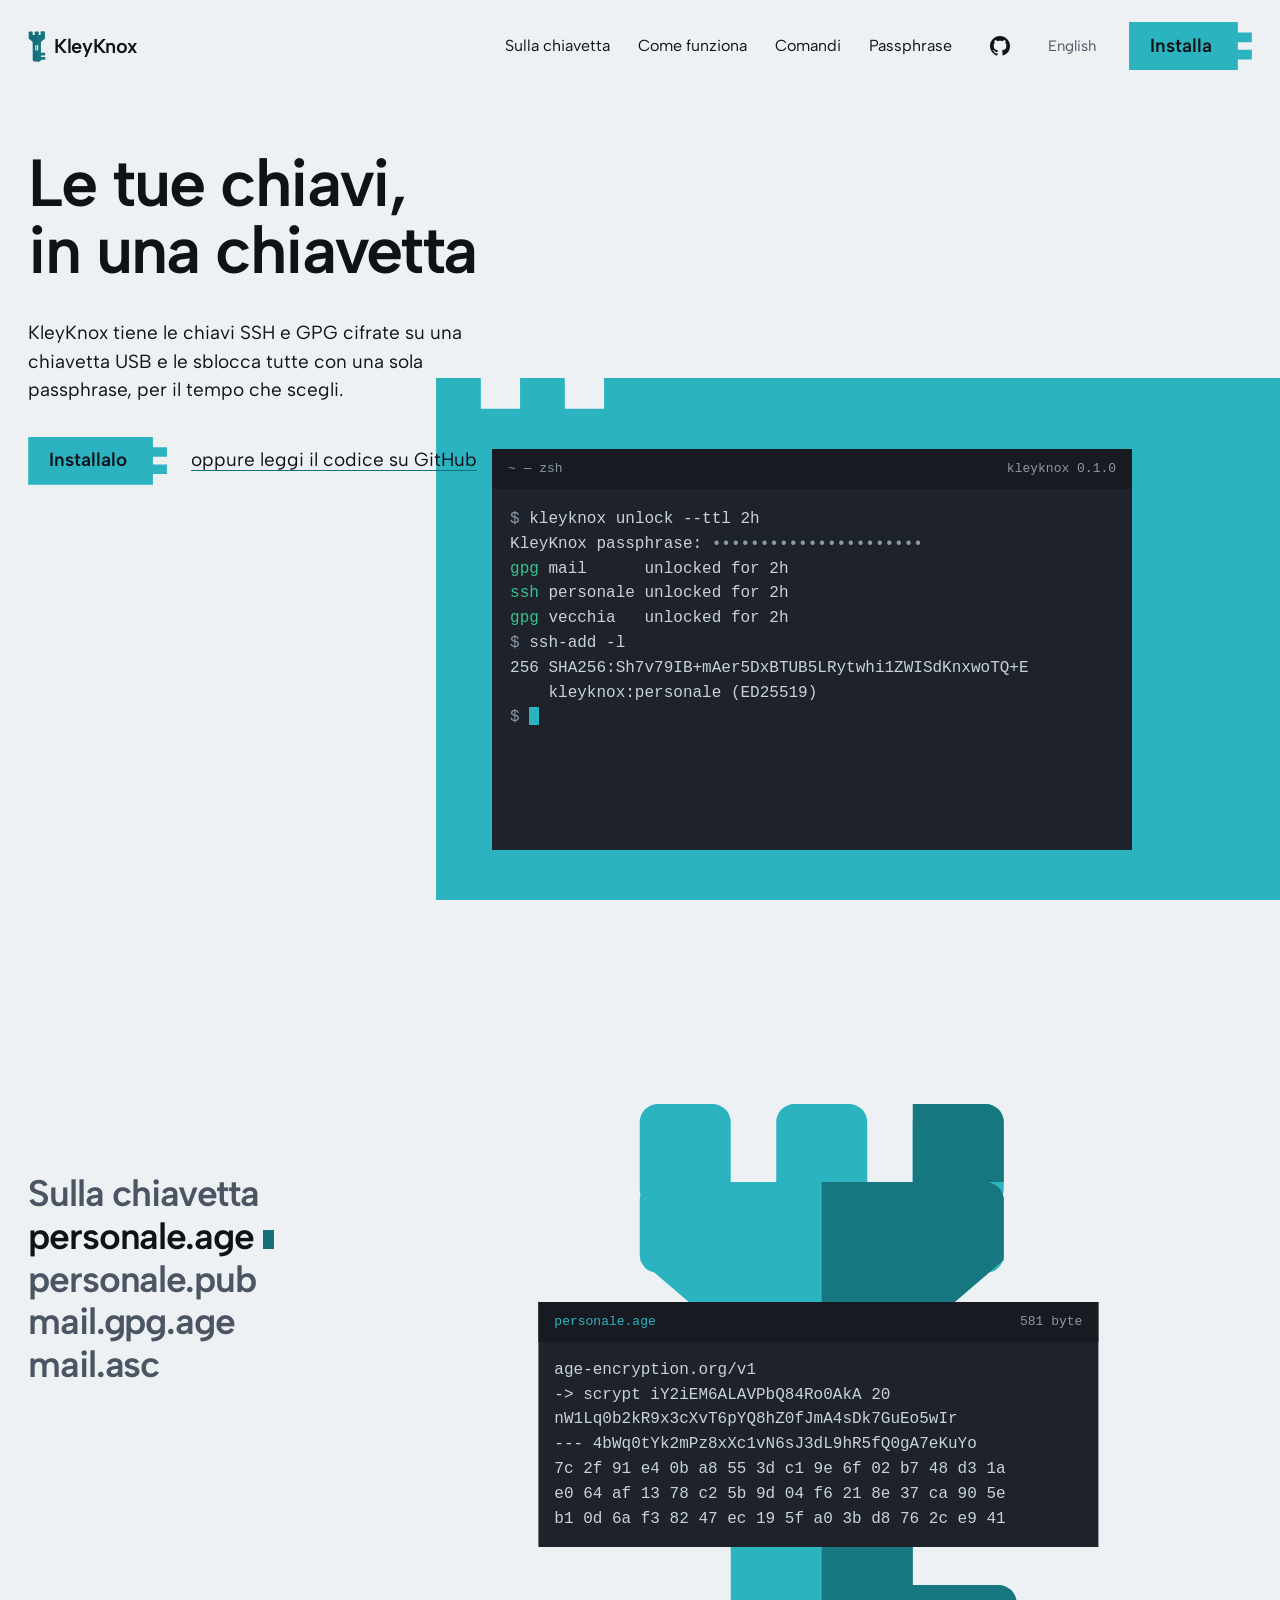
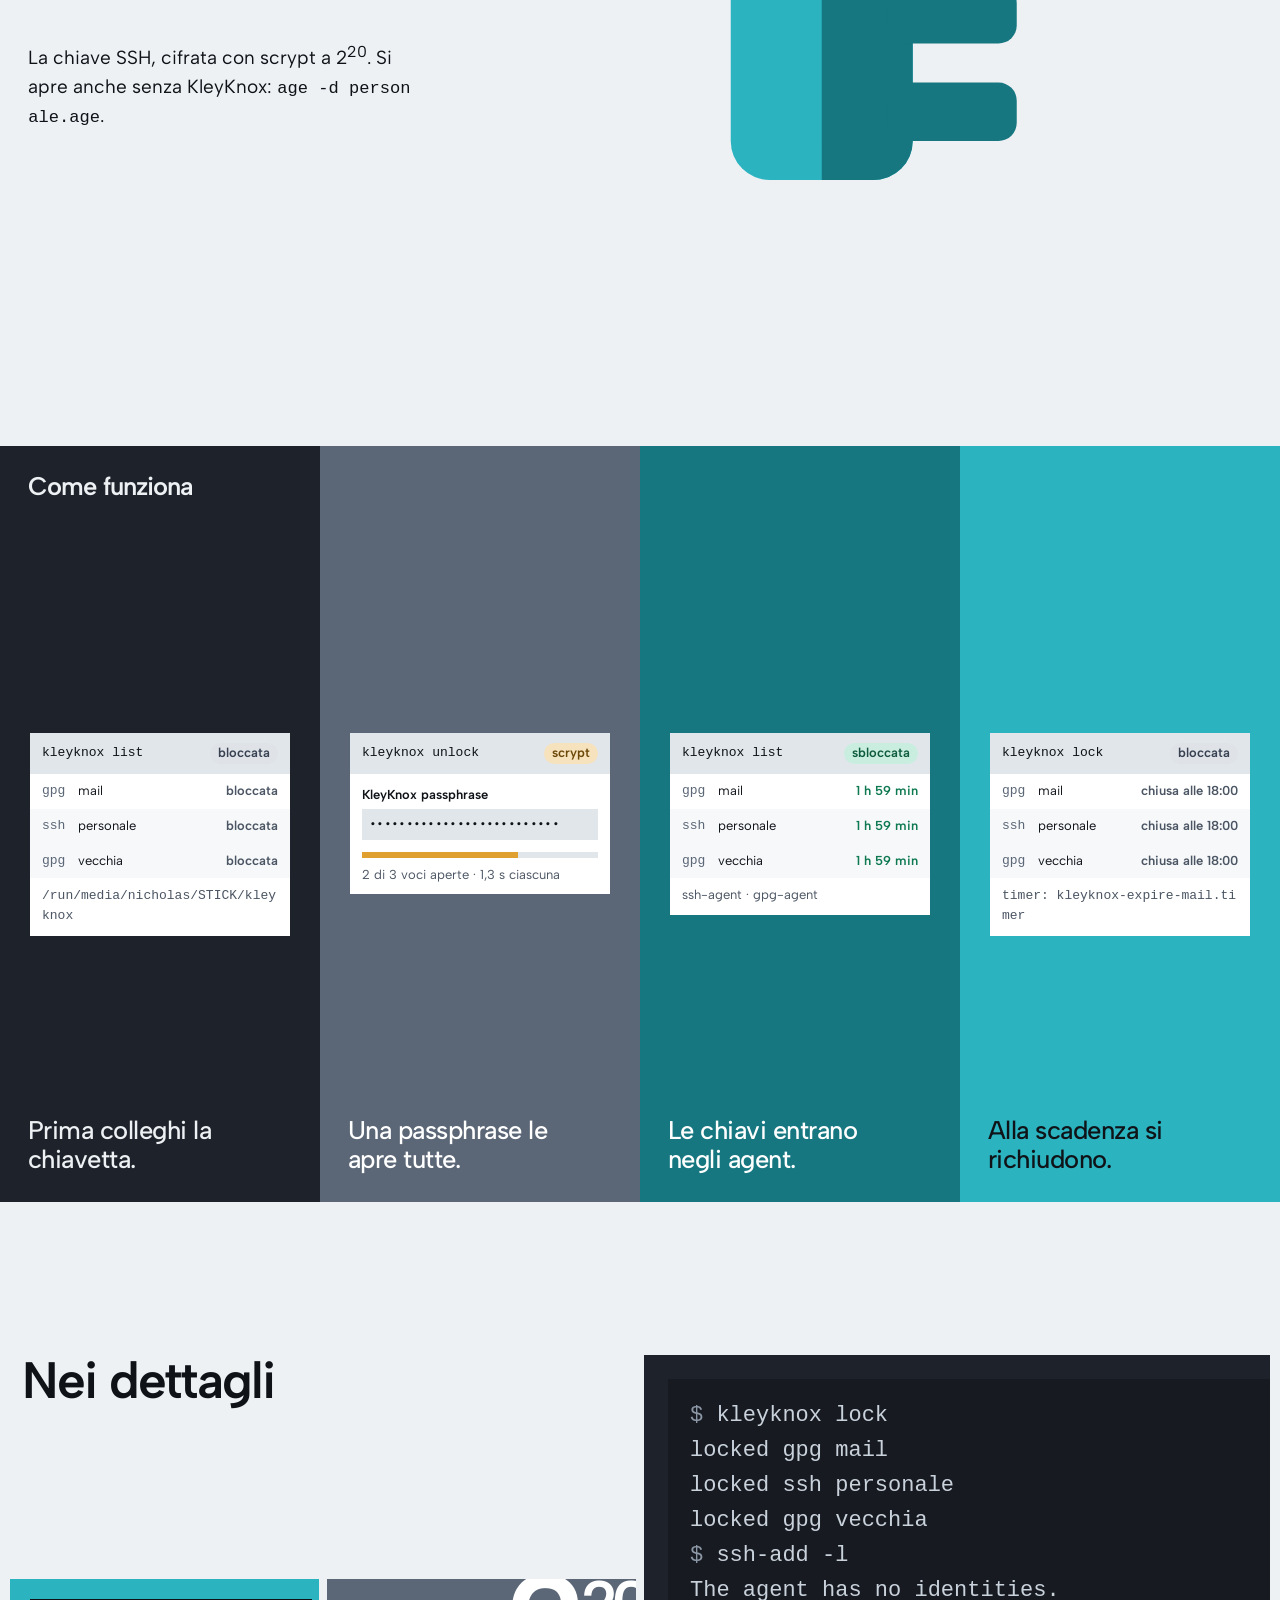
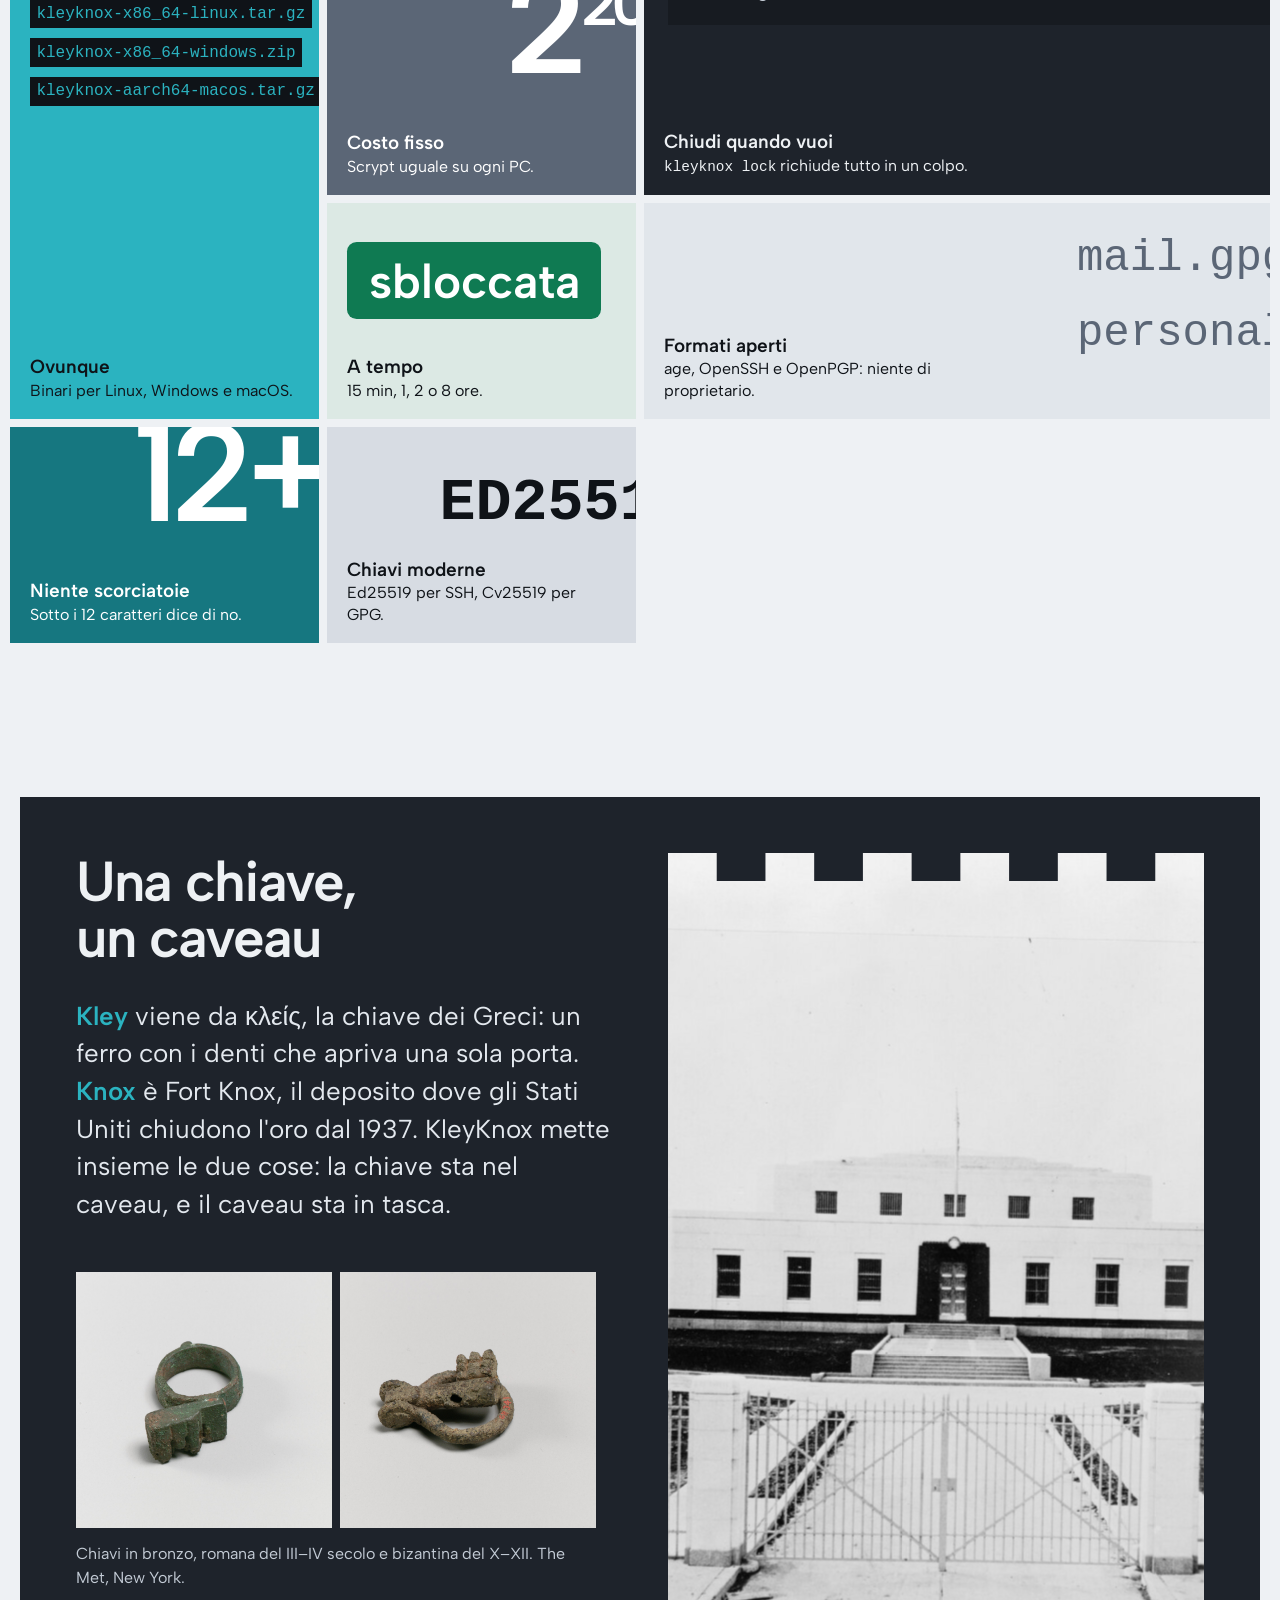
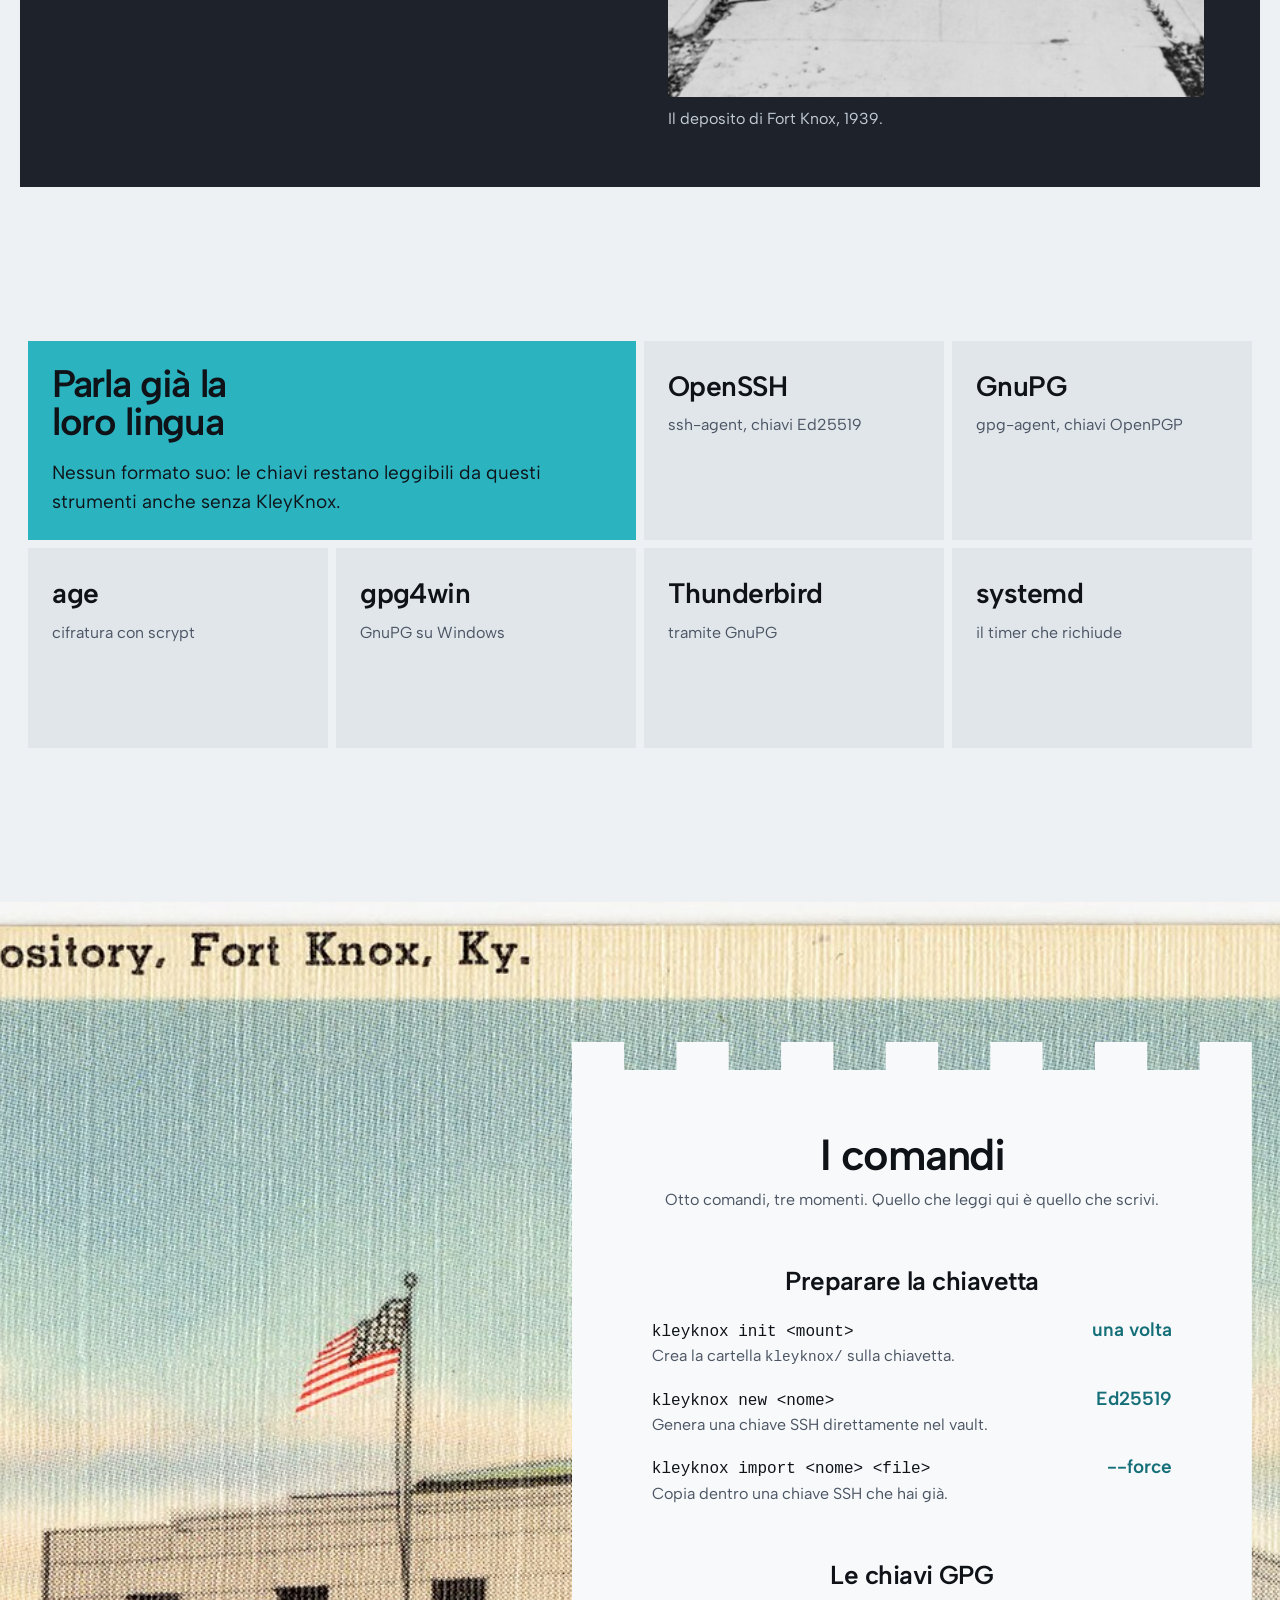
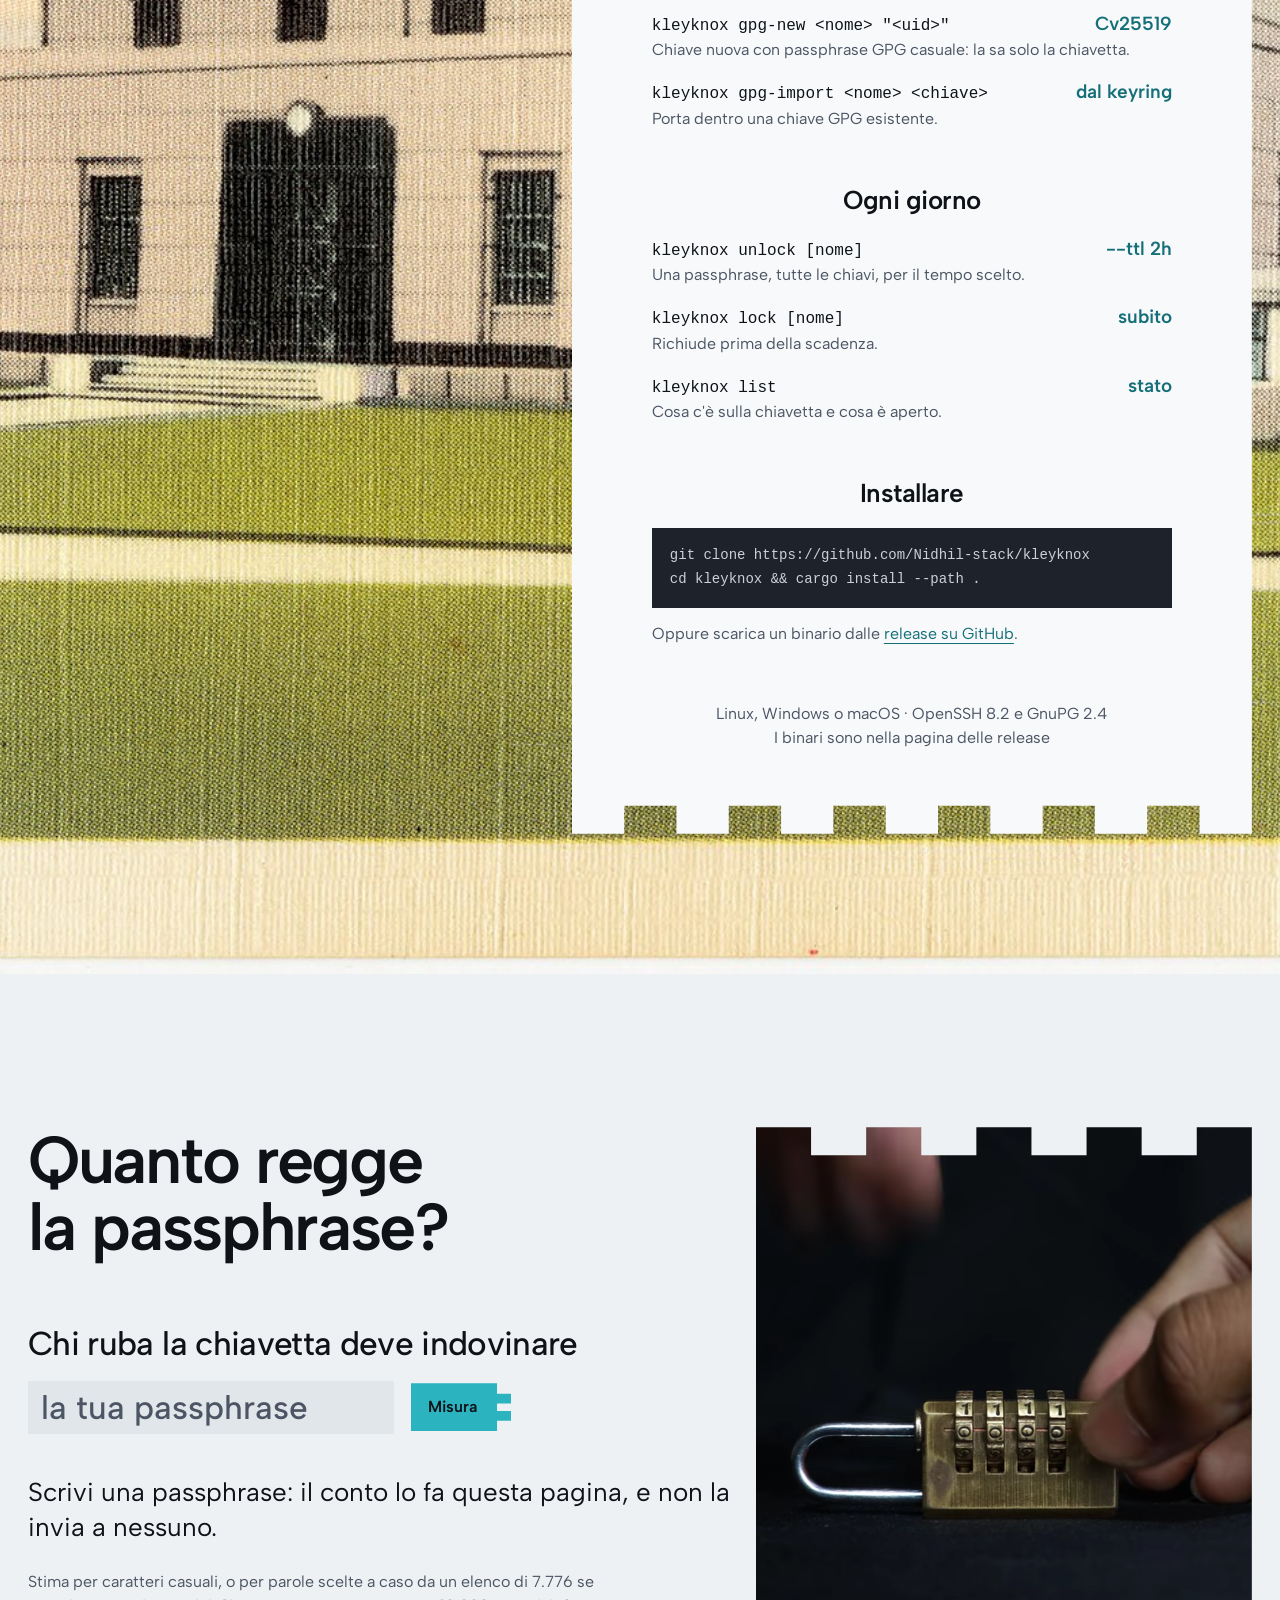
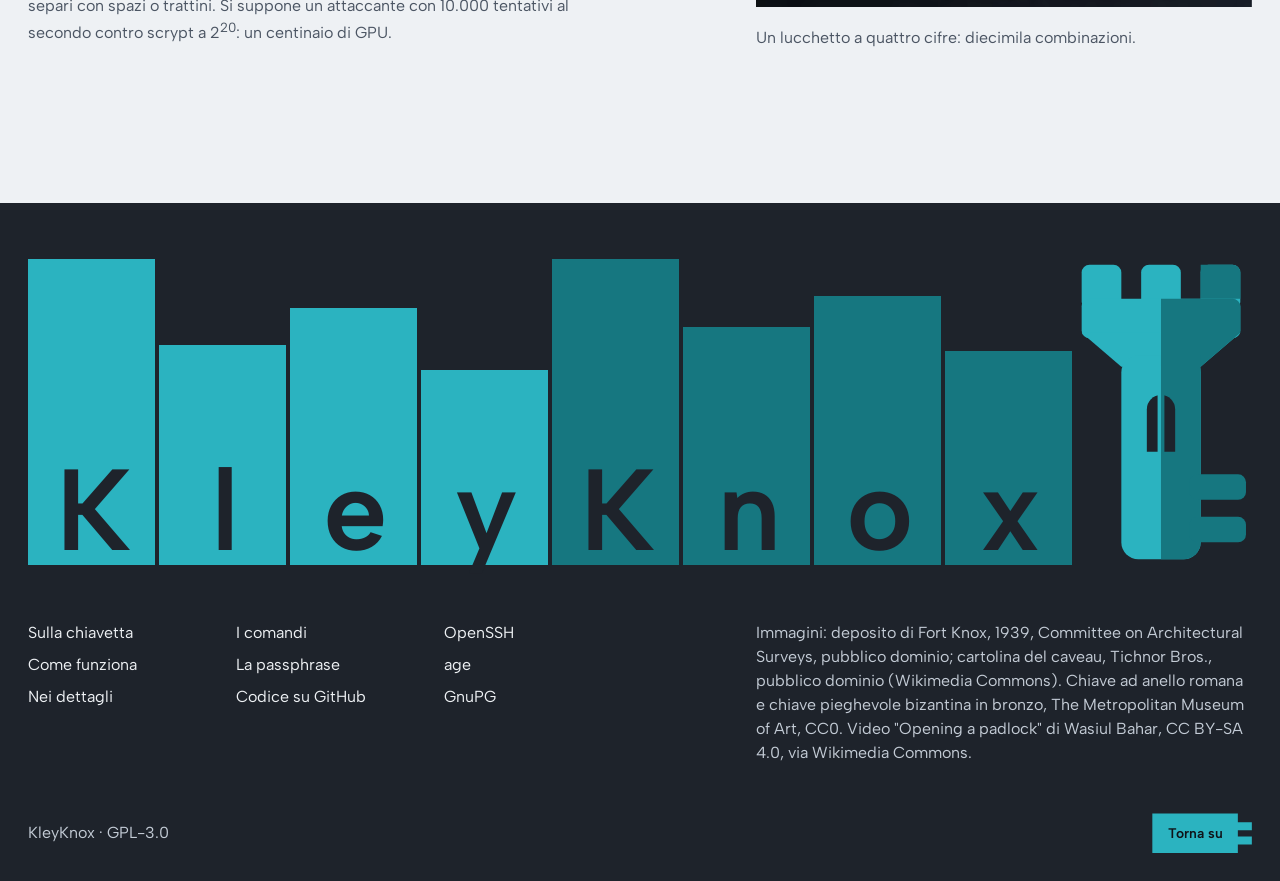
<file: site/index.html>
<!doctype html>
<html lang="it">
<head>
  <meta charset="utf-8">
  <meta name="viewport" content="width=device-width, initial-scale=1">
  <meta name="color-scheme" content="light dark">
  <meta name="theme-color" content="#eef1f4" media="(prefers-color-scheme: light)">
  <meta name="theme-color" content="#12161b" media="(prefers-color-scheme: dark)">
  <title>KleyKnox — le tue chiavi, in una chiavetta</title>
  <meta name="description" content="KleyKnox tiene le chiavi SSH e GPG cifrate su una chiavetta USB e le sblocca tutte con una sola passphrase, per il tempo che scegli.">
  <link rel="icon" href="favicon.svg" type="image/svg+xml">
  <link rel="alternate" hreflang="it" href="./">
  <link rel="alternate" hreflang="en" href="en/">
  <link rel="preconnect" href="https://fonts.googleapis.com">
  <link rel="preconnect" href="https://fonts.gstatic.com" crossorigin>
  <link href="https://fonts.googleapis.com/css2?family=Albert+Sans:wght@400;500;600&display=swap" rel="stylesheet">
  <link rel="stylesheet" href="styles.css">
  <script>document.documentElement.classList.add("js");</script>
</head>
<body>

<!-- The tower-key, drawn once and reused at every scale (hero stage, showcase, bullets, footer). -->
<svg width="0" height="0" style="position:absolute" aria-hidden="true">
  <defs>
    <mask id="tower-window" maskUnits="userSpaceOnUse" x="0" y="0" width="64" height="64">
      <rect width="64" height="64" fill="#fff"></rect>
      <path d="M29.5 39 V31.5 a2.5 2.5 0 0 1 5 0 V39 Z" fill="#000"></path>
      <rect x="31.4" y="28" width="1.2" height="12" fill="#fff"></rect>
    </mask>
    <symbol id="tower" viewBox="17 5 31 54">
      <g mask="url(#tower-window)">
        <g fill="var(--tower-lit, currentColor)">
          <rect x="18" y="6" width="7" height="8" rx="1.4"></rect>
          <rect x="28.5" y="6" width="7" height="8" rx="1.4"></rect>
          <rect x="39" y="6" width="7" height="8" rx="1.4"></rect>
          <rect x="18" y="12" width="28" height="7" rx="1.4"></rect>
          <path d="M18 18 H46 L39 24 H25 Z"></path>
          <rect x="25" y="22" width="14" height="36" rx="3"></rect>
        </g>
        <g fill="var(--tower-shade, currentColor)">
          <path d="M39 6 H44.6 a1.4 1.4 0 0 1 1.4 1.4 V12 H39 Z"></path>
          <path d="M32 12 H44.6 a1.4 1.4 0 0 1 1.4 1.4 V18 L39 24 H32 Z"></path>
          <path d="M32 22 H39 V55 a3 3 0 0 1 -3 3 H32 Z"></path>
        </g>
      </g>
      <rect x="37" y="43" width="10" height="4.5" rx="1.4" fill="var(--tower-shade, currentColor)"></rect>
      <rect x="37" y="50.5" width="10" height="4.5" rx="1.4" fill="var(--tower-shade, currentColor)"></rect>
    </symbol>
  </defs>
</svg>

<header class="bar">
  <a class="wordmark" href="#top" aria-label="KleyKnox, inizio pagina">
    <svg class="wordmark-mark" aria-hidden="true"><use href="#tower"></use></svg>KleyKnox
  </a>
  <nav aria-label="Sezioni">
    <a class="link" href="#chiavetta">Sulla chiavetta</a>
    <a class="link" href="#come">Come funziona</a>
    <a class="link" href="#comandi">Comandi</a>
    <a class="link" href="#passphrase">Passphrase</a>
  </nav>
  <a class="gh" href="https://github.com/Nidhil-stack/kleyknox" aria-label="Il codice su GitHub" title="Il codice su GitHub"><svg viewBox="0 0 16 16" width="20" height="20" aria-hidden="true"><path fill="currentColor" d="M8 0C3.58 0 0 3.58 0 8c0 3.54 2.29 6.53 5.47 7.59.4.07.55-.17.55-.38 0-.19-.01-.82-.01-1.49-2.01.37-2.53-.49-2.69-.94-.09-.23-.48-.94-.82-1.13-.28-.15-.68-.52-.01-.53.63-.01 1.08.58 1.23.82.72 1.21 1.87.87 2.33.66.07-.52.28-.87.51-1.07-1.78-.2-3.64-.89-3.64-3.95 0-.87.31-1.59.82-2.15-.08-.2-.36-1.02.08-2.12 0 0 .67-.21 2.2.82.64-.18 1.32-.27 2-.27.68 0 1.36.09 2 .27 1.53-1.04 2.2-.82 2.2-.82.44 1.1.16 1.92.08 2.12.51.56.82 1.27.82 2.15 0 3.07-1.87 3.75-3.65 3.95.29.25.54.73.54 1.48 0 1.07-.01 1.93-.01 2.2 0 .21.15.46.55.38A8.013 8.013 0 0016 8c0-4.42-3.58-8-8-8z"/></svg></a>
  <a class="lang link" href="en/" hreflang="en" lang="en">English</a>
  <a class="button key-bit" href="#installa">Installa</a>
</header>

<main id="top">

  <!-- 1. Hero: what it is, and the real terminal on a stage cut like the battlements. -->
  <section class="hero" aria-labelledby="hero-title">
    <div class="hero-copy">
      <h1 id="hero-title">Le tue chiavi,<br> in una chiavetta</h1>
      <p class="hero-lead">KleyKnox tiene le chiavi SSH e GPG cifrate su una chiavetta USB e le sblocca tutte con una sola passphrase, per il tempo che scegli.</p>
      <div class="hero-actions"><a class="button key-bit" href="#installa">Installalo</a><a class="link hero-gh" href="https://github.com/Nidhil-stack/kleyknox">oppure leggi il codice su GitHub</a></div>
    </div>
    <div class="hero-stage">
      <div class="term" data-ui aria-label="Terminale: kleyknox unlock sblocca tre chiavi per due ore">
        <div class="term-top"><samp>~ — zsh</samp><samp>kleyknox 0.1.0</samp></div>
<pre class="term-body"><samp><span class="t-dim">$</span> kleyknox unlock --ttl 2h
KleyKnox passphrase: <span class="t-dim">••••••••••••••••••••••</span>
<span class="t-ok">gpg</span> mail      unlocked for 2h
<span class="t-ok">ssh</span> personale unlocked for 2h
<span class="t-ok">gpg</span> vecchia   unlocked for 2h
<span class="t-dim">$</span> ssh-add -l
256 SHA256:Sh7v79IB+mAer5DxBTUB5LRytwhi1ZWISdKnxwoTQ+E
    kleyknox:personale (ED25519)
<span class="t-dim">$</span> <span class="t-caret"></span></samp></pre>
      </div>
    </div>
  </section>

  <!-- 2. Showcase: what is on the stick, one file at a time, in front of the tower. -->
  <section class="showcase" id="chiavetta" aria-labelledby="chiavetta-title">
    <div class="showcase-stage shutter">
      <svg class="showcase-tower" aria-hidden="true"><use href="#tower"></use></svg>
      <div class="file" data-ui>
        <div class="file-top"><samp class="file-name" id="file-name">personale.age</samp><samp class="file-size" id="file-size">581 byte</samp></div>
        <pre class="file-body" id="file-body">age-encryption.org/v1
-&gt; scrypt iY2iEM6ALAVPbQ84Ro0AkA 20
nW1Lq0b2kR9x3cXvT6pYQ8hZ0fJmA4sDk7GuEo5wIr
--- 4bWq0tYk2mPz8xXc1vN6sJ3dL9hR5fQ0gA7eKuYo
7c 2f 91 e4 0b a8 55 3d c1 9e 6f 02 b7 48 d3 1a
e0 64 af 13 78 c2 5b 9d 04 f6 21 8e 37 ca 90 5e
b1 0d 6a f3 82 47 ec 19 5f a0 3b d8 76 2c e9 41</pre>
      </div>
    </div>
    <div class="showcase-list">
      <h2 id="chiavetta-title">Sulla chiavetta</h2>
      <ul class="files" role="tablist" aria-label="File nella cartella kleyknox/">
        <li><button role="tab" aria-selected="true" data-file="0">personale.age</button></li>
        <li><button role="tab" aria-selected="false" data-file="1">personale.pub</button></li>
        <li><button role="tab" aria-selected="false" data-file="2">mail.gpg.age</button></li>
        <li><button role="tab" aria-selected="false" data-file="3">mail.asc</button></li>
      </ul>
    </div>
    <p class="showcase-fact" id="file-fact" aria-live="polite">La chiave SSH, cifrata con scrypt a 2<sup>20</sup>. Si apre anche senza KleyKnox: <code>age -d personale.age</code>.</p>
  </section>

  <!-- 3. How it works: the same vault card, four moments, four fields. -->
  <section class="how" id="come" aria-labelledby="come-title">
    <div class="field f1">
      <h2 id="come-title">Come funziona</h2>
      <div class="card" data-ui>
        <div class="card-head"><samp>kleyknox list</samp><span class="pill pill-off">bloccata</span></div>
        <ul class="card-rows">
          <li><samp class="kind">gpg</samp>mail<span class="state off">bloccata</span></li>
          <li><samp class="kind">ssh</samp>personale<span class="state off">bloccata</span></li>
          <li><samp class="kind">gpg</samp>vecchia<span class="state off">bloccata</span></li>
        </ul>
        <p class="card-foot"><samp>/run/media/nicholas/STICK/kleyknox</samp></p>
      </div>
      <p class="clause">Prima colleghi la chiavetta.</p>
    </div>
    <div class="field f2">
      <div class="card" data-ui>
        <div class="card-head"><samp>kleyknox unlock</samp><span class="pill pill-wait">scrypt</span></div>
        <label class="card-label" for="demo-pass">KleyKnox passphrase</label>
        <input class="card-input" id="demo-pass" type="password" value="lampione-orzo-vela-tram-55" readonly tabindex="-1" aria-label="Passphrase di esempio">
        <div class="card-bar"><span style="width: 66%"></span></div>
        <p class="card-foot">2 di 3 voci aperte · 1,3 s ciascuna</p>
      </div>
      <p class="clause">Una passphrase le apre tutte.</p>
    </div>
    <div class="field f3">
      <div class="card" data-ui>
        <div class="card-head"><samp>kleyknox list</samp><span class="pill pill-on">sbloccata</span></div>
        <ul class="card-rows">
          <li><samp class="kind">gpg</samp>mail<span class="state on">1 h 59 min</span></li>
          <li><samp class="kind">ssh</samp>personale<span class="state on">1 h 59 min</span></li>
          <li><samp class="kind">gpg</samp>vecchia<span class="state on">1 h 59 min</span></li>
        </ul>
        <p class="card-foot">ssh-agent · gpg-agent</p>
      </div>
      <p class="clause">Le chiavi entrano negli agent.</p>
    </div>
    <div class="field f4">
      <div class="card" data-ui>
        <div class="card-head"><samp>kleyknox lock</samp><span class="pill pill-off">bloccata</span></div>
        <ul class="card-rows">
          <li><samp class="kind">gpg</samp>mail<span class="state off">chiusa alle 18:00</span></li>
          <li><samp class="kind">ssh</samp>personale<span class="state off">chiusa alle 18:00</span></li>
          <li><samp class="kind">gpg</samp>vecchia<span class="state off">chiusa alle 18:00</span></li>
        </ul>
        <p class="card-foot"><samp>timer: kleyknox-expire-mail.timer</samp></p>
      </div>
      <p class="clause">Alla scadenza si richiudono.</p>
    </div>
  </section>

  <!-- 4. Features: close-ups of the real interface. -->
  <section class="board" id="dettagli" aria-labelledby="dettagli-title">
    <div class="tile t-head"><h2 id="dettagli-title">Nei dettagli</h2></div>

    <div class="tile t-lock">
      <div class="zoom lockterm" data-ui>
<pre><samp><span class="t-dim">$</span> kleyknox lock
locked gpg mail
locked ssh personale
locked gpg vecchia
<span class="t-dim">$</span> ssh-add -l
The agent has no identities.</samp></pre>
      </div>
      <p class="cap"><strong>Chiudi quando vuoi</strong><code>kleyknox lock</code> richiude tutto in un colpo.</p>
    </div>

    <div class="tile t-os">
      <div class="zoom os-ui" data-ui><samp>kleyknox-x86_64-linux.tar.gz</samp><samp>kleyknox-x86_64-windows.zip</samp><samp>kleyknox-aarch64-macos.tar.gz</samp></div>
      <p class="cap"><strong>Ovunque</strong>Binari per Linux, Windows e macOS.</p>
    </div>

    <div class="tile t-scrypt">
      <div class="zoom figure-ui" data-ui>2<sup>20</sup></div>
      <p class="cap"><strong>Costo fisso</strong>Scrypt uguale su ogni PC.</p>
    </div>

    <div class="tile t-status">
      <div class="zoom status-ui" data-ui><span>sbloccata</span></div>
      <p class="cap"><strong>A tempo</strong>15 min, 1, 2 o 8 ore.</p>
    </div>

    <div class="tile t-file">
      <div class="zoom files-ui" data-ui><samp>mail.gpg.age</samp><samp>personale.pub</samp></div>
      <p class="cap"><strong>Formati aperti</strong>age, OpenSSH e OpenPGP: niente di proprietario.</p>
    </div>

    <div class="tile t-min">
      <div class="zoom figure-ui" data-ui>12+</div>
      <p class="cap"><strong>Niente scorciatoie</strong>Sotto i 12 caratteri dice di no.</p>
    </div>

    <div class="tile t-algo">
      <div class="zoom chip-ui" data-ui><samp>ED25519</samp></div>
      <p class="cap"><strong>Chiavi moderne</strong>Ed25519 per SSH, Cv25519 per GPG.</p>
    </div>
  </section>

  <!-- 5. The name: kleis and Knox, in real pictures, on a deep panel that splits the page. -->
  <section class="name" id="nome" aria-labelledby="nome-title">
    <div class="name-copy">
      <h2 id="nome-title">Una chiave, un caveau</h2>
      <p><strong>Kley</strong> viene da κλείς, la chiave dei Greci: un ferro con i denti che apriva una sola porta. <strong>Knox</strong> è Fort Knox, il deposito dove gli Stati Uniti chiudono l'oro dal 1937. KleyKnox mette insieme le due cose: la chiave sta nel caveau, e il caveau sta in tasca.</p>
      <figure class="name-keys">
        <img src="assets/bronze-ring-key.jpg" width="1800" height="1936" alt="Chiave ad anello in bronzo, romana, III–IV secolo" loading="lazy">
        <img src="assets/bronze-folding-key.jpg" width="1816" height="1936" alt="Chiave pieghevole in bronzo, bizantina, X–XII secolo" loading="lazy">
        <figcaption>Chiavi in bronzo, romana del III–IV secolo e bizantina del X–XII. The Met, New York.</figcaption>
      </figure>
    </div>
    <figure class="name-picture battlement">
      <div class="frame"><img class="drift" src="assets/united-states-bullion-depository-1939.jpg" width="1640" height="1230" alt="Il deposito dell'oro di Fort Knox nel 1939, visto dal cancello d'ingresso" loading="lazy"></div>
      <figcaption>Il deposito di Fort Knox, 1939.</figcaption>
    </figure>
  </section>

  <!-- 6. Proof: the standards it speaks, set as names on tiles. -->
  <section class="speaks" id="standard" aria-labelledby="standard-title">
    <div class="mark mark-head"><h2 id="standard-title">Parla già la loro lingua</h2><p>Nessun formato suo: le chiavi restano leggibili da questi strumenti anche senza KleyKnox.</p></div>
    <div class="mark"><span>OpenSSH</span><p>ssh-agent, chiavi Ed25519</p></div>
    <div class="mark"><span>GnuPG</span><p>gpg-agent, chiavi OpenPGP</p></div>
    <div class="mark"><span>age</span><p>cifratura con scrypt</p></div>
    <div class="mark"><span>gpg4win</span><p>GnuPG su Windows</p></div>
    <div class="mark"><span>Thunderbird</span><p>tramite GnuPG</p></div>
    <div class="mark"><span>systemd</span><p>il timer che richiude</p></div>
  </section>

  <!-- 7. Commands as a printed sheet with battlement edges, over the vault postcard. -->
  <section class="sheet-ground" id="comandi" aria-labelledby="comandi-title">
    <img class="sheet-photo" src="assets/gold-vault-u-s-depository-fort-knox.jpg" width="1920" height="1234" alt="Cartolina del caveau dell'oro di Fort Knox, anni Trenta" loading="lazy">
    <div class="sheet battlement-both">
      <h2 id="comandi-title">I comandi</h2>
      <p class="sheet-note">Otto comandi, tre momenti. Quello che leggi qui è quello che scrivi.</p>

      <div class="group">
        <h3>Preparare la chiavetta</h3>
        <dl>
          <div><dt><code>kleyknox init &lt;mount&gt;</code></dt><dd class="v">una volta</dd><dd class="d">Crea la cartella <code>kleyknox/</code> sulla chiavetta.</dd></div>
          <div><dt><code>kleyknox new &lt;nome&gt;</code></dt><dd class="v">Ed25519</dd><dd class="d">Genera una chiave SSH direttamente nel vault.</dd></div>
          <div><dt><code>kleyknox import &lt;nome&gt; &lt;file&gt;</code></dt><dd class="v">--force</dd><dd class="d">Copia dentro una chiave SSH che hai già.</dd></div>
        </dl>
      </div>

      <div class="group">
        <h3>Le chiavi GPG</h3>
        <dl>
          <div><dt><code>kleyknox gpg-new &lt;nome&gt; "&lt;uid&gt;"</code></dt><dd class="v">Cv25519</dd><dd class="d">Chiave nuova con passphrase GPG casuale: la sa solo la chiavetta.</dd></div>
          <div><dt><code>kleyknox gpg-import &lt;nome&gt; &lt;chiave&gt;</code></dt><dd class="v">dal keyring</dd><dd class="d">Porta dentro una chiave GPG esistente.</dd></div>
        </dl>
      </div>

      <div class="group">
        <h3>Ogni giorno</h3>
        <dl>
          <div><dt><code>kleyknox unlock [nome]</code></dt><dd class="v">--ttl 2h</dd><dd class="d">Una passphrase, tutte le chiavi, per il tempo scelto.</dd></div>
          <div><dt><code>kleyknox lock [nome]</code></dt><dd class="v">subito</dd><dd class="d">Richiude prima della scadenza.</dd></div>
          <div><dt><code>kleyknox list</code></dt><dd class="v">stato</dd><dd class="d">Cosa c'è sulla chiavetta e cosa è aperto.</dd></div>
        </dl>
      </div>

      <div class="group" id="installa">
        <h3>Installare</h3>
        <pre class="install"><code>git clone https://github.com/Nidhil-stack/kleyknox
cd kleyknox &amp;&amp; cargo install --path .</code></pre>
        <p class="install-more">Oppure scarica un binario dalle <a class="link" href="https://github.com/Nidhil-stack/kleyknox/releases">release su GitHub</a>.</p>
      </div>

      <p class="sheet-hours">Linux, Windows o macOS · OpenSSH 8.2 e GnuPG 2.4<br>I binari sono nella pagina delle release</p>
    </div>
  </section>

  <!-- 8. The live thing: how long would your passphrase hold against scrypt 2^20. -->
  <section class="probe" id="passphrase" aria-labelledby="passphrase-title">
    <h2 id="passphrase-title">Quanto regge la passphrase?</h2>
    <figure class="probe-film">
      <video src="assets/opening-a-padlock.webm" poster="assets/opening-a-padlock-poster.jpg" muted loop playsinline autoplay preload="metadata" width="854" height="480" aria-label="Mani che girano le rotelle di un lucchetto a combinazione"></video>
      <figcaption>Un lucchetto a quattro cifre: diecimila combinazioni.</figcaption>
    </figure>
    <form class="probe-form" id="probe" autocomplete="off">
      <p class="probe-sentence">
        <label for="probe-input">Chi ruba la chiavetta deve indovinare</label>
        <input id="probe-input" type="password" placeholder="la tua passphrase" spellcheck="false" autocapitalize="off">
        <button class="button key-bit" type="submit">Misura</button>
      </p>
      <p class="probe-result" id="probe-result" aria-live="polite">Scrivi una passphrase: il conto lo fa questa pagina, e non la invia a nessuno.</p>
      <p class="probe-note">Stima per caratteri casuali, o per parole scelte a caso da un elenco di 7.776 se separi con spazi o trattini. Si suppone un attaccante con 10.000 tentativi al secondo contro scrypt a 2<sup>20</sup>: un centinaio di GPU.</p>
    </form>
  </section>

</main>

<footer class="foot">
  <div class="blocks" aria-label="KleyKnox">
    <span style="--h:100%">K</span><span style="--h:72%">l</span><span style="--h:84%">e</span><span style="--h:64%">y</span><span style="--h:100%">K</span><span style="--h:78%">n</span><span style="--h:88%">o</span><span style="--h:70%">x</span>
    <svg class="blocks-tower" aria-hidden="true"><use href="#tower"></use></svg>
  </div>
  <div class="foot-grid">
    <nav aria-label="Pagina">
      <a class="link" href="#chiavetta">Sulla chiavetta</a>
      <a class="link" href="#come">Come funziona</a>
      <a class="link" href="#dettagli">Nei dettagli</a>
    </nav>
    <nav aria-label="Riferimenti">
      <a class="link" href="#comandi">I comandi</a>
      <a class="link" href="#passphrase">La passphrase</a>
      <a class="link" href="https://github.com/Nidhil-stack/kleyknox">Codice su GitHub</a>
    </nav>
    <nav aria-label="Progetti collegati">
      <a class="link" href="https://www.openssh.com">OpenSSH</a>
      <a class="link" href="https://age-encryption.org">age</a>
      <a class="link" href="https://gnupg.org">GnuPG</a>
    </nav>
    <p class="credits">Immagini: deposito di Fort Knox, 1939, Committee on Architectural Surveys, pubblico dominio; cartolina del caveau, Tichnor Bros., pubblico dominio (Wikimedia Commons). Chiave ad anello romana e chiave pieghevole bizantina in bronzo, The Metropolitan Museum of Art, CC0. Video "Opening a padlock" di Wasiul Bahar, CC BY-SA 4.0, via Wikimedia Commons.</p>
  </div>
  <div class="foot-last">
    <span>KleyKnox · GPL-3.0</span>
    <a class="button key-bit small" href="#top">Torna su</a>
  </div>
</footer>

<script src="main.js" defer></script>
</body>
</html>
</file>
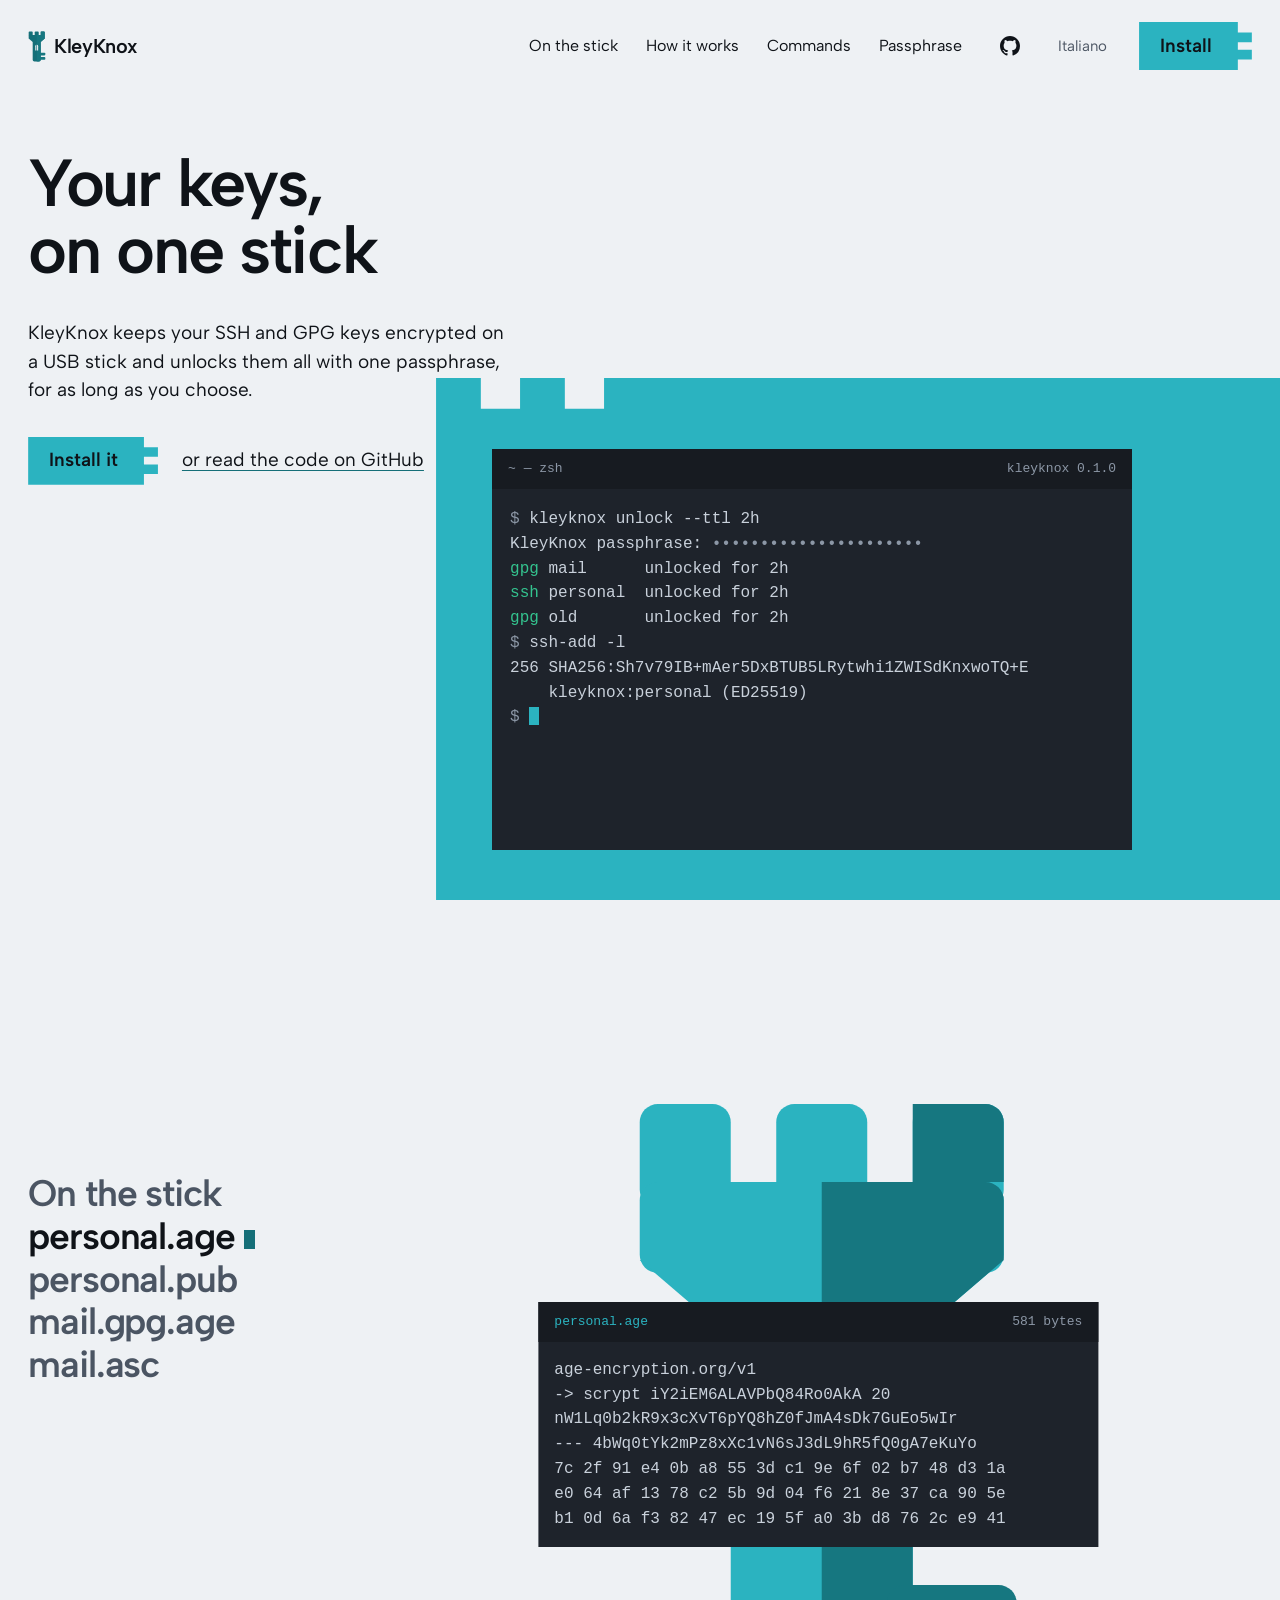
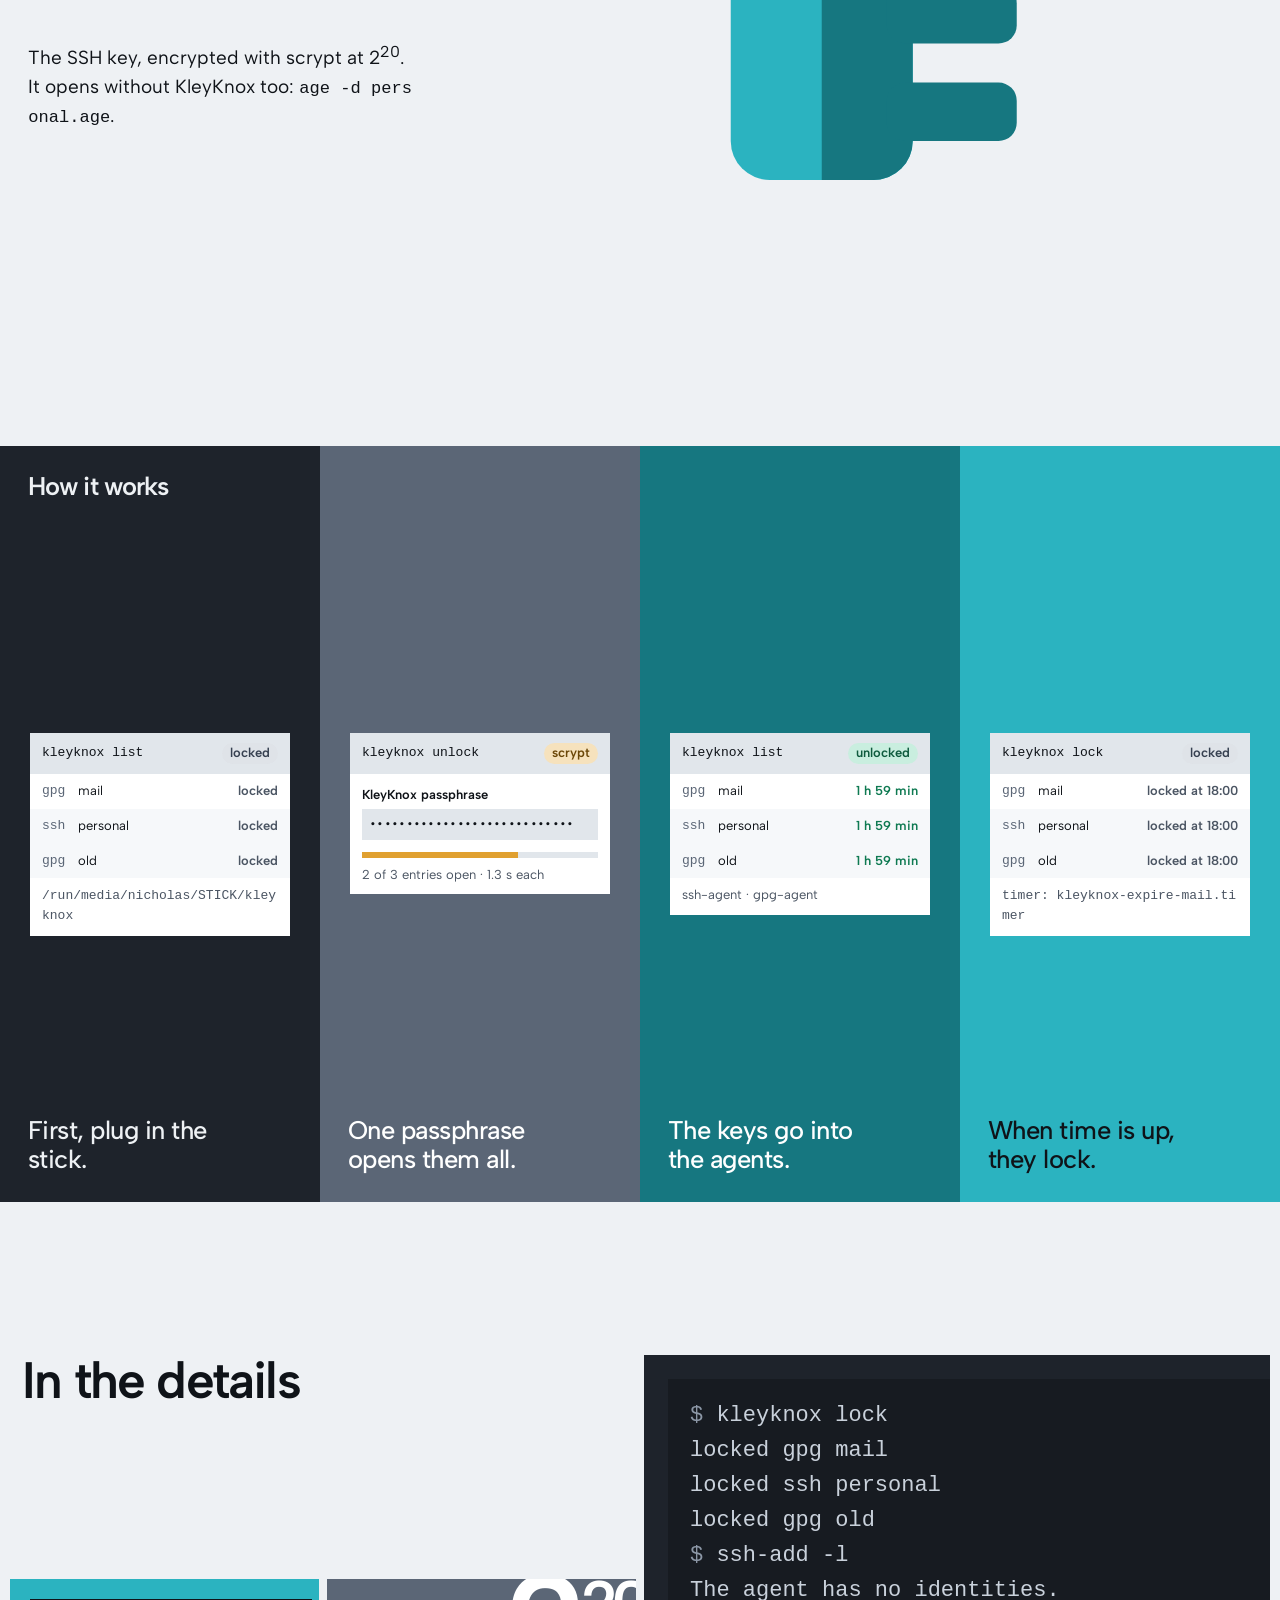
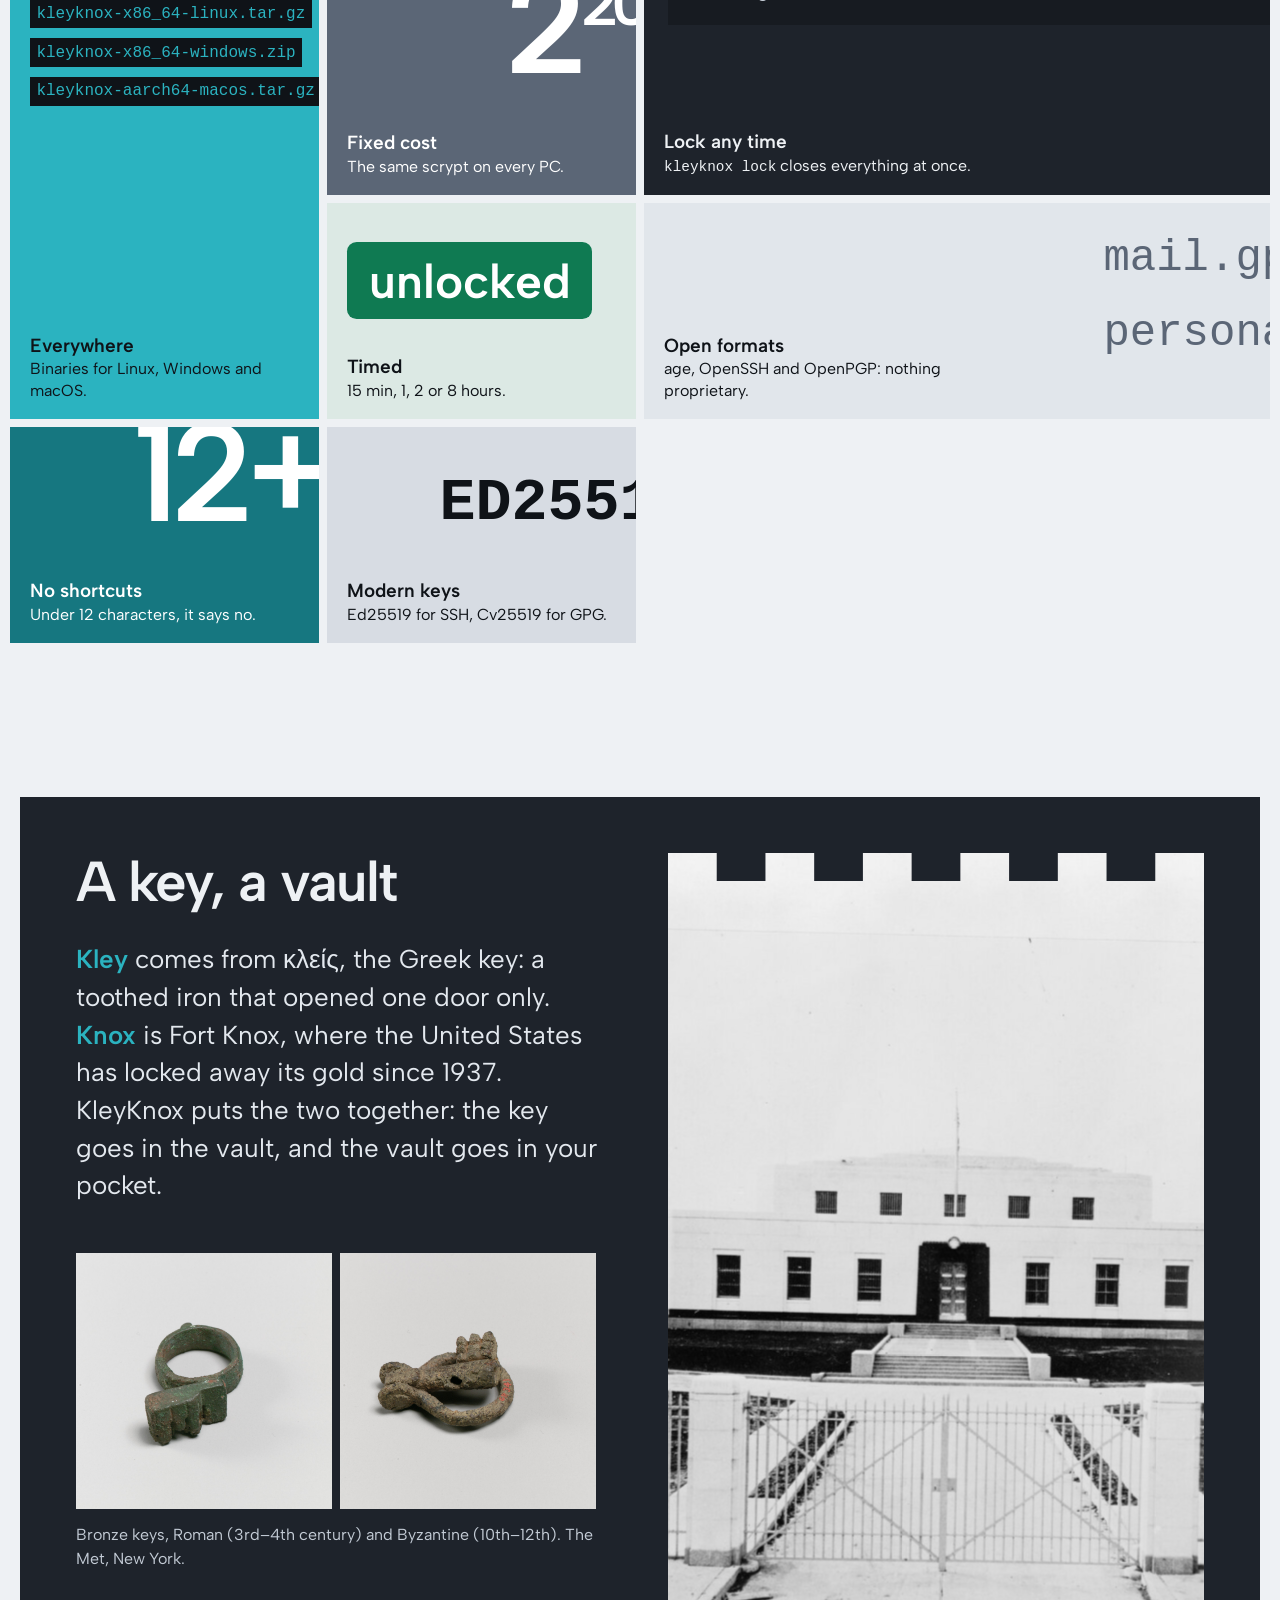
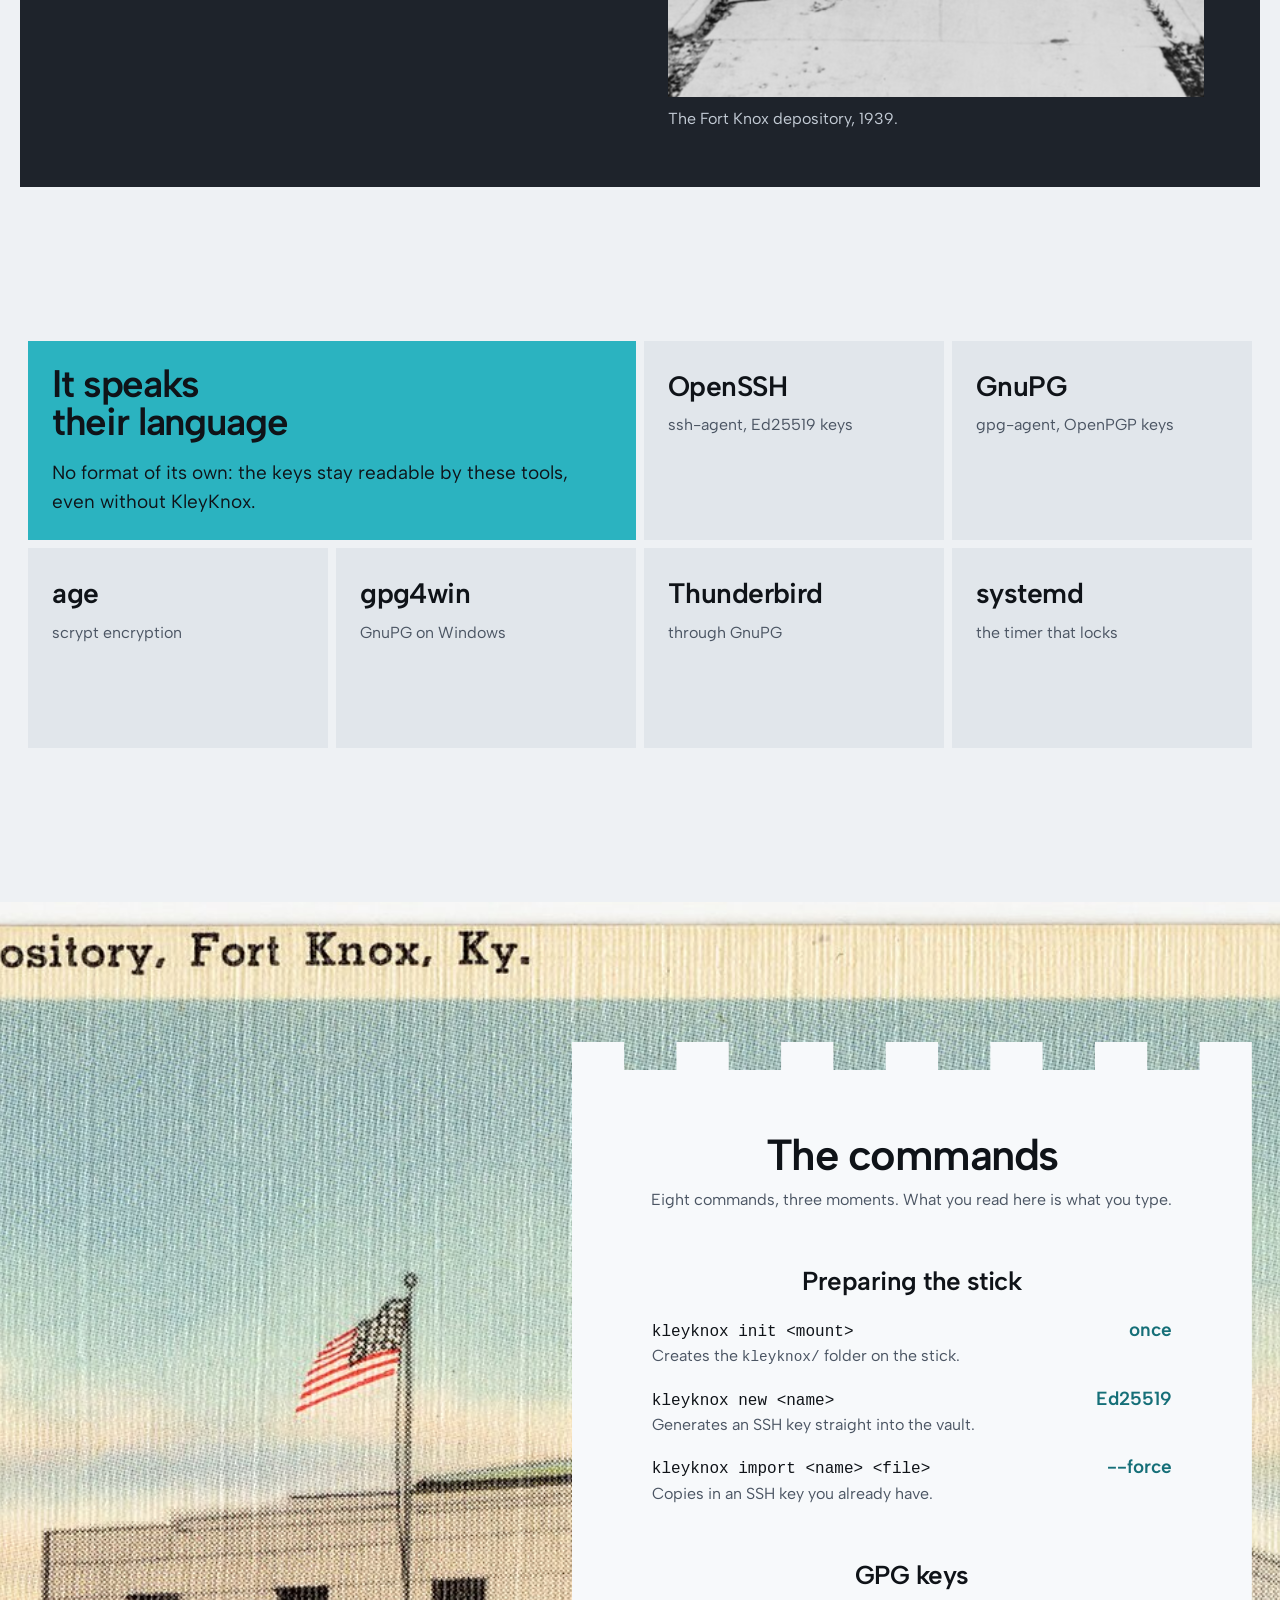
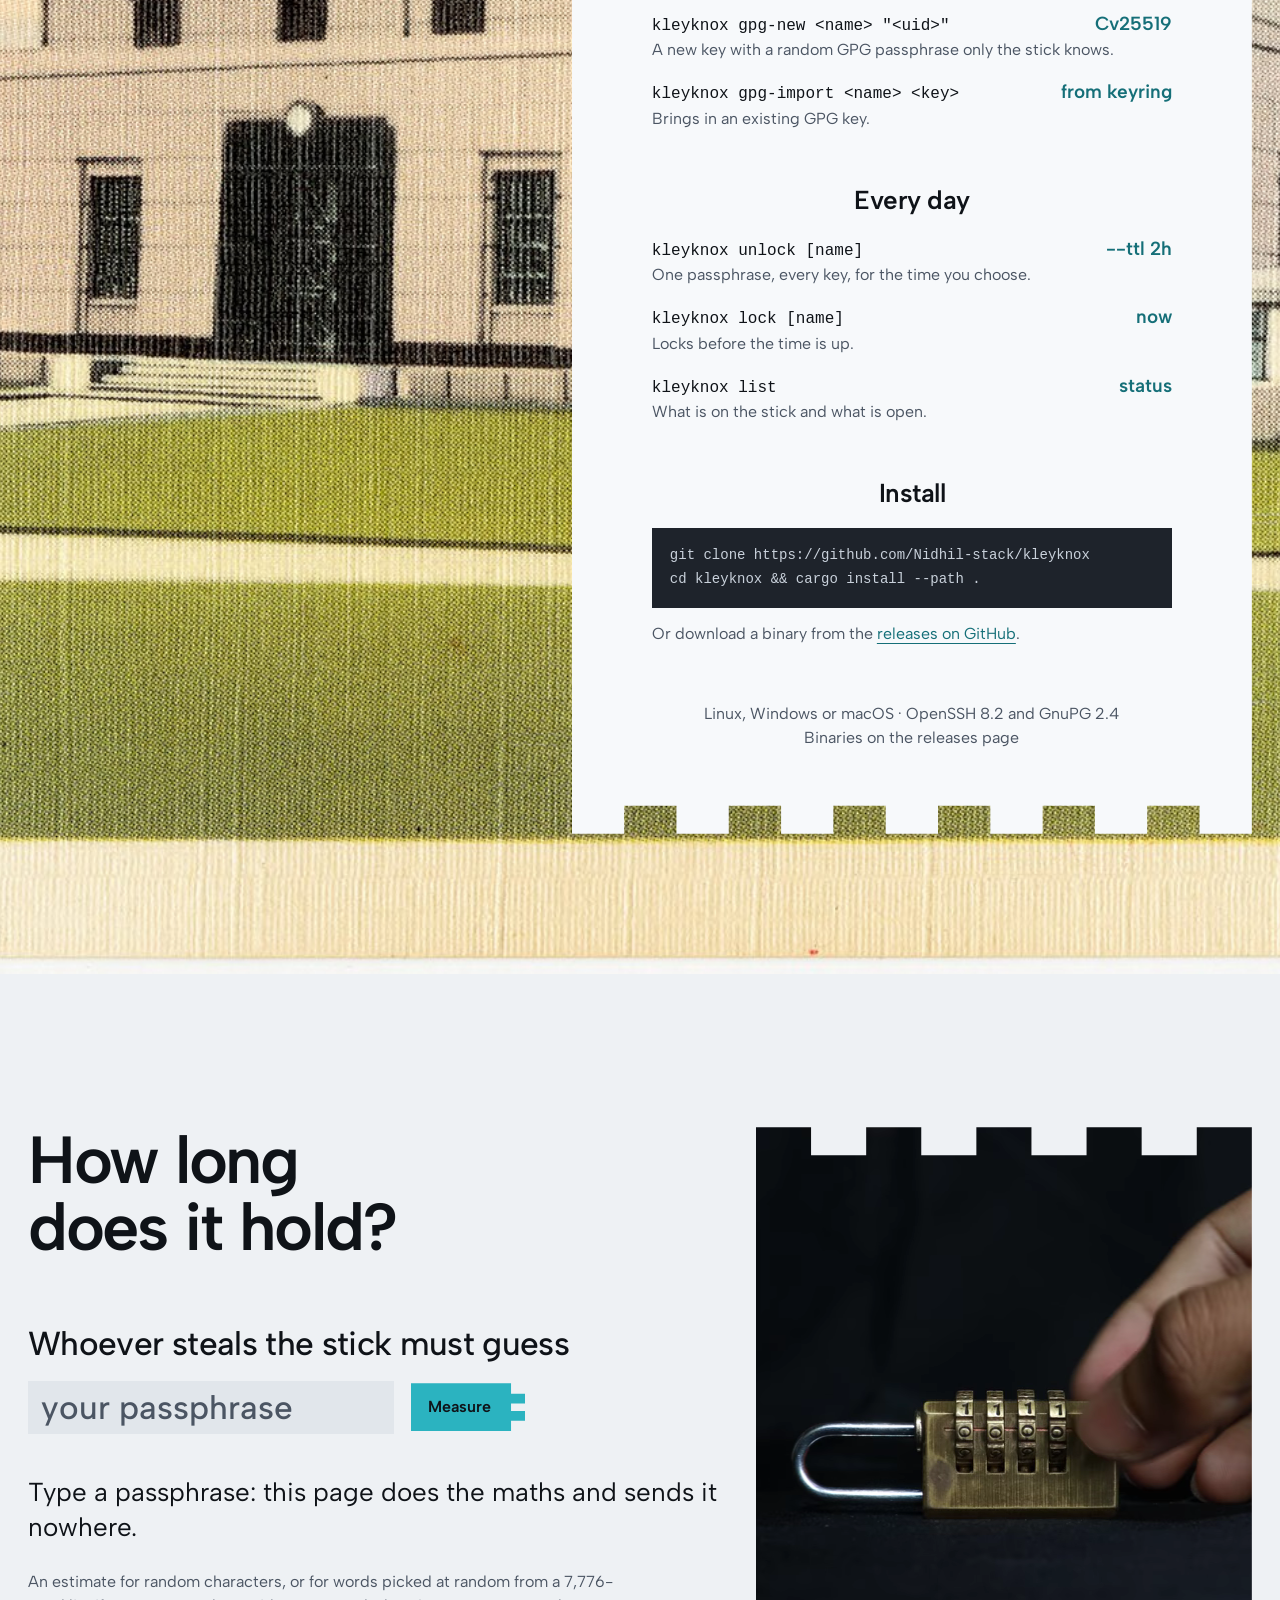
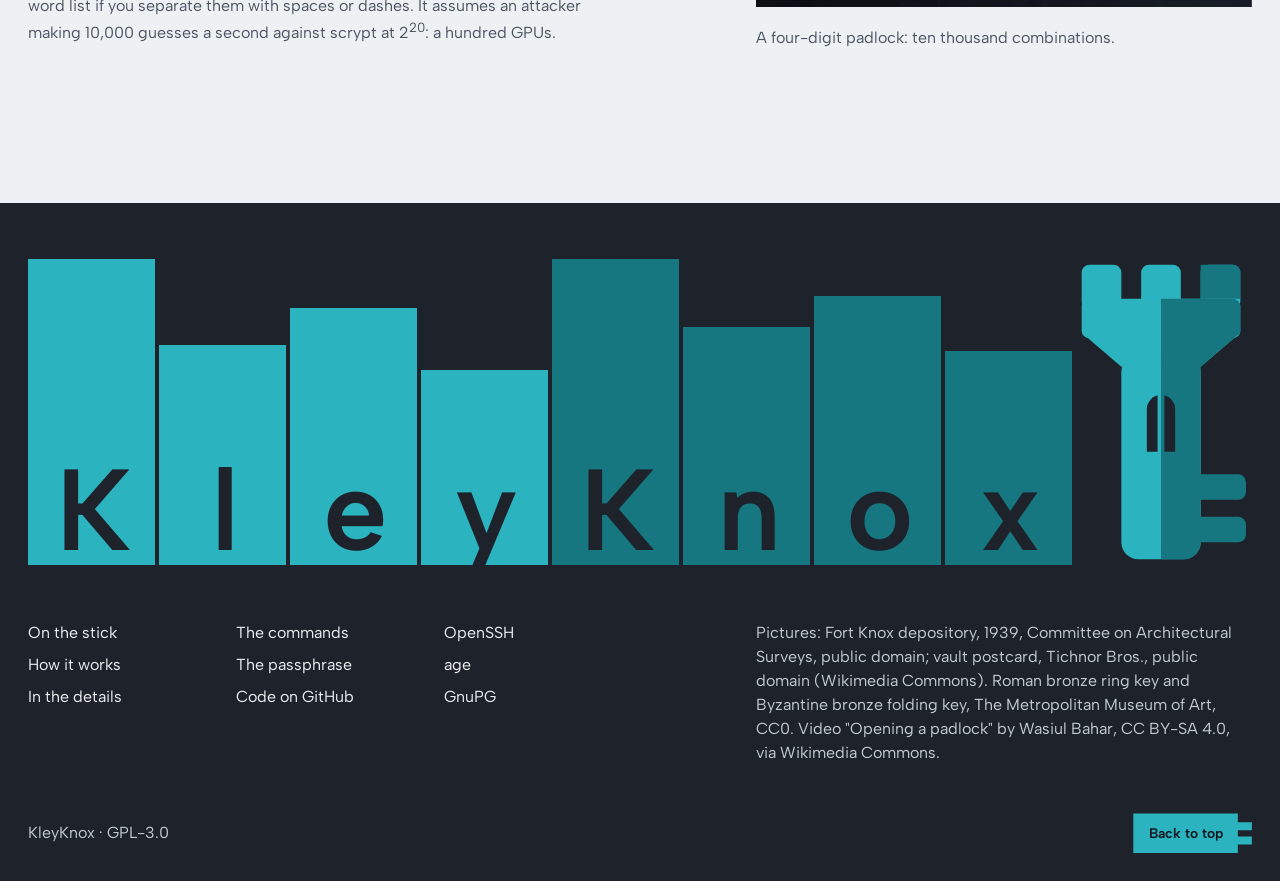
<file: site/en/index.html>
<!doctype html>
<html lang="en">
<head>
  <meta charset="utf-8">
  <meta name="viewport" content="width=device-width, initial-scale=1">
  <meta name="color-scheme" content="light dark">
  <meta name="theme-color" content="#eef1f4" media="(prefers-color-scheme: light)">
  <meta name="theme-color" content="#12161b" media="(prefers-color-scheme: dark)">
  <title>KleyKnox — your keys, on one stick</title>
  <meta name="description" content="KleyKnox keeps your SSH and GPG keys encrypted on a USB stick and unlocks them all with one passphrase, for as long as you choose.">
  <link rel="icon" href="../favicon.svg" type="image/svg+xml">
  <link rel="alternate" hreflang="it" href="../">
  <link rel="alternate" hreflang="en" href="./">
  <link rel="preconnect" href="https://fonts.googleapis.com">
  <link rel="preconnect" href="https://fonts.gstatic.com" crossorigin>
  <link href="https://fonts.googleapis.com/css2?family=Albert+Sans:wght@400;500;600&display=swap" rel="stylesheet">
  <link rel="stylesheet" href="../styles.css">
  <script>document.documentElement.classList.add("js");</script>
</head>
<body>

<!-- The tower-key, drawn once and reused at every scale (hero stage, showcase, bullets, footer). -->
<svg width="0" height="0" style="position:absolute" aria-hidden="true">
  <defs>
    <mask id="tower-window" maskUnits="userSpaceOnUse" x="0" y="0" width="64" height="64">
      <rect width="64" height="64" fill="#fff"></rect>
      <path d="M29.5 39 V31.5 a2.5 2.5 0 0 1 5 0 V39 Z" fill="#000"></path>
      <rect x="31.4" y="28" width="1.2" height="12" fill="#fff"></rect>
    </mask>
    <symbol id="tower" viewBox="17 5 31 54">
      <g mask="url(#tower-window)">
        <g fill="var(--tower-lit, currentColor)">
          <rect x="18" y="6" width="7" height="8" rx="1.4"></rect>
          <rect x="28.5" y="6" width="7" height="8" rx="1.4"></rect>
          <rect x="39" y="6" width="7" height="8" rx="1.4"></rect>
          <rect x="18" y="12" width="28" height="7" rx="1.4"></rect>
          <path d="M18 18 H46 L39 24 H25 Z"></path>
          <rect x="25" y="22" width="14" height="36" rx="3"></rect>
        </g>
        <g fill="var(--tower-shade, currentColor)">
          <path d="M39 6 H44.6 a1.4 1.4 0 0 1 1.4 1.4 V12 H39 Z"></path>
          <path d="M32 12 H44.6 a1.4 1.4 0 0 1 1.4 1.4 V18 L39 24 H32 Z"></path>
          <path d="M32 22 H39 V55 a3 3 0 0 1 -3 3 H32 Z"></path>
        </g>
      </g>
      <rect x="37" y="43" width="10" height="4.5" rx="1.4" fill="var(--tower-shade, currentColor)"></rect>
      <rect x="37" y="50.5" width="10" height="4.5" rx="1.4" fill="var(--tower-shade, currentColor)"></rect>
    </symbol>
  </defs>
</svg>

<header class="bar">
  <a class="wordmark" href="#top" aria-label="KleyKnox, top of the page">
    <svg class="wordmark-mark" aria-hidden="true"><use href="#tower"></use></svg>KleyKnox
  </a>
  <nav aria-label="Sections">
    <a class="link" href="#stick">On the stick</a>
    <a class="link" href="#how">How it works</a>
    <a class="link" href="#commands">Commands</a>
    <a class="link" href="#passphrase">Passphrase</a>
  </nav>
  <a class="gh" href="https://github.com/Nidhil-stack/kleyknox" aria-label="The code on GitHub" title="The code on GitHub"><svg viewBox="0 0 16 16" width="20" height="20" aria-hidden="true"><path fill="currentColor" d="M8 0C3.58 0 0 3.58 0 8c0 3.54 2.29 6.53 5.47 7.59.4.07.55-.17.55-.38 0-.19-.01-.82-.01-1.49-2.01.37-2.53-.49-2.69-.94-.09-.23-.48-.94-.82-1.13-.28-.15-.68-.52-.01-.53.63-.01 1.08.58 1.23.82.72 1.21 1.87.87 2.33.66.07-.52.28-.87.51-1.07-1.78-.2-3.64-.89-3.64-3.95 0-.87.31-1.59.82-2.15-.08-.2-.36-1.02.08-2.12 0 0 .67-.21 2.2.82.64-.18 1.32-.27 2-.27.68 0 1.36.09 2 .27 1.53-1.04 2.2-.82 2.2-.82.44 1.1.16 1.92.08 2.12.51.56.82 1.27.82 2.15 0 3.07-1.87 3.75-3.65 3.95.29.25.54.73.54 1.48 0 1.07-.01 1.93-.01 2.2 0 .21.15.46.55.38A8.013 8.013 0 0016 8c0-4.42-3.58-8-8-8z"/></svg></a>
  <a class="lang link" href="../" hreflang="it" lang="it">Italiano</a>
  <a class="button key-bit" href="#install">Install</a>
</header>

<main id="top">

  <!-- 1. Hero: what it is, and the real terminal on a stage cut like the battlements. -->
  <section class="hero" aria-labelledby="hero-title">
    <div class="hero-copy">
      <h1 id="hero-title">Your keys,<br> on one stick</h1>
      <p class="hero-lead">KleyKnox keeps your SSH and GPG keys encrypted on a USB stick and unlocks them all with one passphrase, for as long as you choose.</p>
      <div class="hero-actions"><a class="button key-bit" href="#install">Install it</a><a class="link hero-gh" href="https://github.com/Nidhil-stack/kleyknox">or read the code on GitHub</a></div>
    </div>
    <div class="hero-stage">
      <div class="term" data-ui aria-label="Terminal: kleyknox unlock unlocks three keys for two hours">
        <div class="term-top"><samp>~ — zsh</samp><samp>kleyknox 0.1.0</samp></div>
<pre class="term-body"><samp><span class="t-dim">$</span> kleyknox unlock --ttl 2h
KleyKnox passphrase: <span class="t-dim">••••••••••••••••••••••</span>
<span class="t-ok">gpg</span> mail      unlocked for 2h
<span class="t-ok">ssh</span> personal  unlocked for 2h
<span class="t-ok">gpg</span> old       unlocked for 2h
<span class="t-dim">$</span> ssh-add -l
256 SHA256:Sh7v79IB+mAer5DxBTUB5LRytwhi1ZWISdKnxwoTQ+E
    kleyknox:personal (ED25519)
<span class="t-dim">$</span> <span class="t-caret"></span></samp></pre>
      </div>
    </div>
  </section>

  <!-- 2. Showcase: what is on the stick, one file at a time, in front of the tower. -->
  <section class="showcase" id="stick" aria-labelledby="stick-title">
    <div class="showcase-stage shutter">
      <svg class="showcase-tower" aria-hidden="true"><use href="#tower"></use></svg>
      <div class="file" data-ui>
        <div class="file-top"><samp class="file-name" id="file-name">personal.age</samp><samp class="file-size" id="file-size">581 bytes</samp></div>
        <pre class="file-body" id="file-body">age-encryption.org/v1
-&gt; scrypt iY2iEM6ALAVPbQ84Ro0AkA 20
nW1Lq0b2kR9x3cXvT6pYQ8hZ0fJmA4sDk7GuEo5wIr
--- 4bWq0tYk2mPz8xXc1vN6sJ3dL9hR5fQ0gA7eKuYo
7c 2f 91 e4 0b a8 55 3d c1 9e 6f 02 b7 48 d3 1a
e0 64 af 13 78 c2 5b 9d 04 f6 21 8e 37 ca 90 5e
b1 0d 6a f3 82 47 ec 19 5f a0 3b d8 76 2c e9 41</pre>
      </div>
    </div>
    <div class="showcase-list">
      <h2 id="stick-title">On the stick</h2>
      <ul class="files" role="tablist" aria-label="Files in the kleyknox/ folder">
        <li><button role="tab" aria-selected="true" data-file="0">personal.age</button></li>
        <li><button role="tab" aria-selected="false" data-file="1">personal.pub</button></li>
        <li><button role="tab" aria-selected="false" data-file="2">mail.gpg.age</button></li>
        <li><button role="tab" aria-selected="false" data-file="3">mail.asc</button></li>
      </ul>
    </div>
    <p class="showcase-fact" id="file-fact" aria-live="polite">The SSH key, encrypted with scrypt at 2<sup>20</sup>. It opens without KleyKnox too: <code>age -d personal.age</code>.</p>
  </section>

  <!-- 3. How it works: the same vault card, four moments, four fields. -->
  <section class="how" id="how" aria-labelledby="how-title">
    <div class="field f1">
      <h2 id="how-title">How it works</h2>
      <div class="card" data-ui>
        <div class="card-head"><samp>kleyknox list</samp><span class="pill pill-off">locked</span></div>
        <ul class="card-rows">
          <li><samp class="kind">gpg</samp>mail<span class="state off">locked</span></li>
          <li><samp class="kind">ssh</samp>personal<span class="state off">locked</span></li>
          <li><samp class="kind">gpg</samp>old<span class="state off">locked</span></li>
        </ul>
        <p class="card-foot"><samp>/run/media/nicholas/STICK/kleyknox</samp></p>
      </div>
      <p class="clause">First, plug in the stick.</p>
    </div>
    <div class="field f2">
      <div class="card" data-ui>
        <div class="card-head"><samp>kleyknox unlock</samp><span class="pill pill-wait">scrypt</span></div>
        <label class="card-label" for="demo-pass">KleyKnox passphrase</label>
        <input class="card-input" id="demo-pass" type="password" value="lamppost-barley-sail-tram-55" readonly tabindex="-1" aria-label="Sample passphrase">
        <div class="card-bar"><span style="width: 66%"></span></div>
        <p class="card-foot">2 of 3 entries open · 1.3 s each</p>
      </div>
      <p class="clause">One passphrase opens them all.</p>
    </div>
    <div class="field f3">
      <div class="card" data-ui>
        <div class="card-head"><samp>kleyknox list</samp><span class="pill pill-on">unlocked</span></div>
        <ul class="card-rows">
          <li><samp class="kind">gpg</samp>mail<span class="state on">1 h 59 min</span></li>
          <li><samp class="kind">ssh</samp>personal<span class="state on">1 h 59 min</span></li>
          <li><samp class="kind">gpg</samp>old<span class="state on">1 h 59 min</span></li>
        </ul>
        <p class="card-foot">ssh-agent · gpg-agent</p>
      </div>
      <p class="clause">The keys go into the agents.</p>
    </div>
    <div class="field f4">
      <div class="card" data-ui>
        <div class="card-head"><samp>kleyknox lock</samp><span class="pill pill-off">locked</span></div>
        <ul class="card-rows">
          <li><samp class="kind">gpg</samp>mail<span class="state off">locked at 18:00</span></li>
          <li><samp class="kind">ssh</samp>personal<span class="state off">locked at 18:00</span></li>
          <li><samp class="kind">gpg</samp>old<span class="state off">locked at 18:00</span></li>
        </ul>
        <p class="card-foot"><samp>timer: kleyknox-expire-mail.timer</samp></p>
      </div>
      <p class="clause">When time is up, they lock.</p>
    </div>
  </section>

  <!-- 4. Features: close-ups of the real interface. -->
  <section class="board" id="details" aria-labelledby="details-title">
    <div class="tile t-head"><h2 id="details-title">In the details</h2></div>

    <div class="tile t-lock">
      <div class="zoom lockterm" data-ui>
<pre><samp><span class="t-dim">$</span> kleyknox lock
locked gpg mail
locked ssh personal
locked gpg old
<span class="t-dim">$</span> ssh-add -l
The agent has no identities.</samp></pre>
      </div>
      <p class="cap"><strong>Lock any time</strong><code>kleyknox lock</code> closes everything at once.</p>
    </div>

    <div class="tile t-os">
      <div class="zoom os-ui" data-ui><samp>kleyknox-x86_64-linux.tar.gz</samp><samp>kleyknox-x86_64-windows.zip</samp><samp>kleyknox-aarch64-macos.tar.gz</samp></div>
      <p class="cap"><strong>Everywhere</strong>Binaries for Linux, Windows and macOS.</p>
    </div>

    <div class="tile t-scrypt">
      <div class="zoom figure-ui" data-ui>2<sup>20</sup></div>
      <p class="cap"><strong>Fixed cost</strong>The same scrypt on every PC.</p>
    </div>

    <div class="tile t-status">
      <div class="zoom status-ui" data-ui><span>unlocked</span></div>
      <p class="cap"><strong>Timed</strong>15 min, 1, 2 or 8 hours.</p>
    </div>

    <div class="tile t-file">
      <div class="zoom files-ui" data-ui><samp>mail.gpg.age</samp><samp>personal.pub</samp></div>
      <p class="cap"><strong>Open formats</strong>age, OpenSSH and OpenPGP: nothing proprietary.</p>
    </div>

    <div class="tile t-min">
      <div class="zoom figure-ui" data-ui>12+</div>
      <p class="cap"><strong>No shortcuts</strong>Under 12 characters, it says no.</p>
    </div>

    <div class="tile t-algo">
      <div class="zoom chip-ui" data-ui><samp>ED25519</samp></div>
      <p class="cap"><strong>Modern keys</strong>Ed25519 for SSH, Cv25519 for GPG.</p>
    </div>
  </section>

  <!-- 5. The name: kleis and Knox, in real pictures, on a deep panel that splits the page. -->
  <section class="name" id="name" aria-labelledby="name-title">
    <div class="name-copy">
      <h2 id="name-title">A key, a vault</h2>
      <p><strong>Kley</strong> comes from κλείς, the Greek key: a toothed iron that opened one door only. <strong>Knox</strong> is Fort Knox, where the United States has locked away its gold since 1937. KleyKnox puts the two together: the key goes in the vault, and the vault goes in your pocket.</p>
      <figure class="name-keys">
        <img src="../assets/bronze-ring-key.jpg" width="1800" height="1936" alt="Bronze ring key, Roman, 3rd–4th century" loading="lazy">
        <img src="../assets/bronze-folding-key.jpg" width="1816" height="1936" alt="Bronze folding key, Byzantine, 10th–12th century" loading="lazy">
        <figcaption>Bronze keys, Roman (3rd–4th century) and Byzantine (10th–12th). The Met, New York.</figcaption>
      </figure>
    </div>
    <figure class="name-picture battlement">
      <div class="frame"><img class="drift" src="../assets/united-states-bullion-depository-1939.jpg" width="1640" height="1230" alt="The Fort Knox gold depository in 1939, seen from the entrance gate" loading="lazy"></div>
      <figcaption>The Fort Knox depository, 1939.</figcaption>
    </figure>
  </section>

  <!-- 6. Proof: the standards it speaks, set as names on tiles. -->
  <section class="speaks" id="standards" aria-labelledby="standards-title">
    <div class="mark mark-head"><h2 id="standards-title">It speaks their language</h2><p>No format of its own: the keys stay readable by these tools, even without KleyKnox.</p></div>
    <div class="mark"><span>OpenSSH</span><p>ssh-agent, Ed25519 keys</p></div>
    <div class="mark"><span>GnuPG</span><p>gpg-agent, OpenPGP keys</p></div>
    <div class="mark"><span>age</span><p>scrypt encryption</p></div>
    <div class="mark"><span>gpg4win</span><p>GnuPG on Windows</p></div>
    <div class="mark"><span>Thunderbird</span><p>through GnuPG</p></div>
    <div class="mark"><span>systemd</span><p>the timer that locks</p></div>
  </section>

  <!-- 7. Commands as a printed sheet with battlement edges, over the vault postcard. -->
  <section class="sheet-ground" id="commands" aria-labelledby="commands-title">
    <img class="sheet-photo" src="../assets/gold-vault-u-s-depository-fort-knox.jpg" width="1920" height="1234" alt="Postcard of the Fort Knox gold vault, 1930s" loading="lazy">
    <div class="sheet battlement-both">
      <h2 id="commands-title">The commands</h2>
      <p class="sheet-note">Eight commands, three moments. What you read here is what you type.</p>

      <div class="group">
        <h3>Preparing the stick</h3>
        <dl>
          <div><dt><code>kleyknox init &lt;mount&gt;</code></dt><dd class="v">once</dd><dd class="d">Creates the <code>kleyknox/</code> folder on the stick.</dd></div>
          <div><dt><code>kleyknox new &lt;name&gt;</code></dt><dd class="v">Ed25519</dd><dd class="d">Generates an SSH key straight into the vault.</dd></div>
          <div><dt><code>kleyknox import &lt;name&gt; &lt;file&gt;</code></dt><dd class="v">--force</dd><dd class="d">Copies in an SSH key you already have.</dd></div>
        </dl>
      </div>

      <div class="group">
        <h3>GPG keys</h3>
        <dl>
          <div><dt><code>kleyknox gpg-new &lt;name&gt; "&lt;uid&gt;"</code></dt><dd class="v">Cv25519</dd><dd class="d">A new key with a random GPG passphrase only the stick knows.</dd></div>
          <div><dt><code>kleyknox gpg-import &lt;name&gt; &lt;key&gt;</code></dt><dd class="v">from keyring</dd><dd class="d">Brings in an existing GPG key.</dd></div>
        </dl>
      </div>

      <div class="group">
        <h3>Every day</h3>
        <dl>
          <div><dt><code>kleyknox unlock [name]</code></dt><dd class="v">--ttl 2h</dd><dd class="d">One passphrase, every key, for the time you choose.</dd></div>
          <div><dt><code>kleyknox lock [name]</code></dt><dd class="v">now</dd><dd class="d">Locks before the time is up.</dd></div>
          <div><dt><code>kleyknox list</code></dt><dd class="v">status</dd><dd class="d">What is on the stick and what is open.</dd></div>
        </dl>
      </div>

      <div class="group" id="install">
        <h3>Install</h3>
        <pre class="install"><code>git clone https://github.com/Nidhil-stack/kleyknox
cd kleyknox &amp;&amp; cargo install --path .</code></pre>
        <p class="install-more">Or download a binary from the <a class="link" href="https://github.com/Nidhil-stack/kleyknox/releases">releases on GitHub</a>.</p>
      </div>

      <p class="sheet-hours">Linux, Windows or macOS · OpenSSH 8.2 and GnuPG 2.4<br>Binaries on the releases page</p>
    </div>
  </section>

  <!-- 8. The live thing: how long would your passphrase hold against scrypt 2^20. -->
  <section class="probe" id="passphrase" aria-labelledby="passphrase-title">
    <h2 id="passphrase-title">How long does it hold?</h2>
    <figure class="probe-film">
      <video src="../assets/opening-a-padlock.webm" poster="../assets/opening-a-padlock-poster.jpg" muted loop playsinline autoplay preload="metadata" width="854" height="480" aria-label="Hands turning the dials of a combination padlock"></video>
      <figcaption>A four-digit padlock: ten thousand combinations.</figcaption>
    </figure>
    <form class="probe-form" id="probe" autocomplete="off">
      <p class="probe-sentence">
        <label for="probe-input">Whoever steals the stick must guess</label>
        <input id="probe-input" type="password" placeholder="your passphrase" spellcheck="false" autocapitalize="off">
        <button class="button key-bit" type="submit">Measure</button>
      </p>
      <p class="probe-result" id="probe-result" aria-live="polite">Type a passphrase: this page does the maths and sends it nowhere.</p>
      <p class="probe-note">An estimate for random characters, or for words picked at random from a 7,776-word list if you separate them with spaces or dashes. It assumes an attacker making 10,000 guesses a second against scrypt at 2<sup>20</sup>: a hundred GPUs.</p>
    </form>
  </section>

</main>

<footer class="foot">
  <div class="blocks" aria-label="KleyKnox">
    <span style="--h:100%">K</span><span style="--h:72%">l</span><span style="--h:84%">e</span><span style="--h:64%">y</span><span style="--h:100%">K</span><span style="--h:78%">n</span><span style="--h:88%">o</span><span style="--h:70%">x</span>
    <svg class="blocks-tower" aria-hidden="true"><use href="#tower"></use></svg>
  </div>
  <div class="foot-grid">
    <nav aria-label="Page">
      <a class="link" href="#stick">On the stick</a>
      <a class="link" href="#how">How it works</a>
      <a class="link" href="#details">In the details</a>
    </nav>
    <nav aria-label="References">
      <a class="link" href="#commands">The commands</a>
      <a class="link" href="#passphrase">The passphrase</a>
      <a class="link" href="https://github.com/Nidhil-stack/kleyknox">Code on GitHub</a>
    </nav>
    <nav aria-label="Related projects">
      <a class="link" href="https://www.openssh.com">OpenSSH</a>
      <a class="link" href="https://age-encryption.org">age</a>
      <a class="link" href="https://gnupg.org">GnuPG</a>
    </nav>
    <p class="credits">Pictures: Fort Knox depository, 1939, Committee on Architectural Surveys, public domain; vault postcard, Tichnor Bros., public domain (Wikimedia Commons). Roman bronze ring key and Byzantine bronze folding key, The Metropolitan Museum of Art, CC0. Video "Opening a padlock" by Wasiul Bahar, CC BY-SA 4.0, via Wikimedia Commons.</p>
  </div>
  <div class="foot-last">
    <span>KleyKnox · GPL-3.0</span>
    <a class="button key-bit small" href="#top">Back to top</a>
  </div>
</footer>

<script src="../main.js" defer></script>
</body>
</html>
</file>
<file: site/styles.css>
/* KleyKnox — one motif: the tower-key (its battlements and two equal teeth).
   Palette "Acciaio da caveau", set in the proportions of the dealt "cool grey" sheet:
   one pale ground, near-black ink, one accent (vault cyan) on the action and one field. */

:root {
  --bg: #eef1f4;
  --surface: #e1e6eb;
  --ink: #0f1318;
  --muted: #4b5563;
  --accent: #2bb3c0;
  --accent-ink: #0f1318;
  --accent-deep: #156f78;      /* the accent where it must read on the pale ground */
  --gunmetal: #1e232b;
  --steel: #5b6676;
  --silver: #c9d1db;
  --cyan-deep: #167780;
  --ok: #34c38f;
  --ink-on-accent: #0f1318;    /* text on the cyan fields, in both themes */
  --card: #ffffff; --card-ink: #0f1318; --card-head: #e1e6eb; --card-row: #f6f8fa; --card-muted: #4b5563;
  --pill-off: #dfe3e8; --pill-off-ink: #374151; --pill-wait: #f6e2bd; --pill-wait-ink: #6b4708; --pill-on: #c9eedf; --pill-on-ink: #0f5b3e;
  --state-on: #0f7a52; --paper: #f7f9fb; --tile-status: #dce9e4; --tile-algo: #d7dce3;
  --good: #0f7a52; --bad: #b4361c;
  --warn: #e0a030;

  --font-text: "Albert Sans", "Helvetica Neue", Arial, sans-serif;
  --font-ui-mono: ui-monospace, "SF Mono", Menlo, Consolas, monospace; /* product UI only */ /* taste-skill-ignore: product UI (data-ui) */

  --step-small: clamp(0.8125rem, 0.79rem + 0.1vw, 0.875rem);
  --step-body: clamp(1.0625rem, 1rem + 0.25vw, 1.1875rem);
  --step-lead: clamp(1.25rem, 1.1rem + 0.7vw, 1.625rem);
  --step-head: clamp(2rem, 1.3rem + 3.2vw, 4rem);
  --step-display: clamp(3.25rem, 5.2vw, 5rem);

  --margin: clamp(1rem, 2.2vw, 2rem);
  --section: clamp(7.5rem, 12vw, 13rem);
  --merlon: 28px;              /* battlement width; height is the same */

  --ease-out: cubic-bezier(0.22, 1, 0.36, 1);
  --ease-in-out: cubic-bezier(0.76, 0, 0.24, 1);
  --ease-soft: cubic-bezier(0.33, 1, 0.68, 1);
}

*, *::before, *::after { box-sizing: border-box; }
html { -webkit-text-size-adjust: 100%; text-size-adjust: 100%; }
body {
  margin: 0; background: var(--bg); color: var(--ink);
  font-family: var(--font-text); font-size: var(--step-body); line-height: 1.5;
  -webkit-font-smoothing: antialiased; overflow-x: hidden;
}
h1, h2, h3, p, figure, ul, dl, dd { margin: 0; }
p { max-width: 65ch; }
ul[class] { padding: 0; list-style: none; }
img, svg { display: block; max-width: 100%; }
img { height: auto; background: var(--surface); }
button, input { font: inherit; color: inherit; }
button { background: none; border: 0; padding: 0; cursor: pointer; }
a { color: inherit; }
:target { scroll-margin-top: 5rem; }
::selection { background: var(--accent); color: var(--accent-ink); }
:focus-visible { outline: 2px solid var(--accent-deep); outline-offset: 3px; }
h1, h2, h3 { font-weight: 600; letter-spacing: -0.035em; line-height: 1; text-wrap: balance; }
code, samp { font-family: var(--font-ui-mono); font-size: 0.9em; } /* taste-skill-ignore: literal code */
.term samp, .file samp, .card samp, .lockterm samp, .files-ui samp, .chip-ui samp { font-size: inherit; } /* taste-skill-ignore: product UI (data-ui) */

/* ---------- the one button: a key bit, two equal teeth on its right edge ---------- */
.button {
  display: inline-flex; align-items: center; min-height: 48px; padding: 0 2.1em 0 1.1em;
  background: var(--accent); color: var(--accent-ink); font-weight: 600; text-decoration: none;
  transition: transform 140ms var(--ease-out), background-color 180ms ease;
}
.key-bit {
  clip-path: polygon(0 0, calc(100% - 14px) 0, calc(100% - 14px) 22%, 100% 22%, 100% 42%,
    calc(100% - 14px) 42%, calc(100% - 14px) 58%, 100% 58%, 100% 78%, calc(100% - 14px) 78%,
    calc(100% - 14px) 100%, 0 100%);
}
.button.small { min-height: 40px; font-size: var(--step-small); }
.button:active { transform: scale(0.97); }
.link { text-decoration: underline; text-decoration-color: transparent; text-underline-offset: 0.22em; transition: text-decoration-color 180ms ease; }
@media (hover: hover) and (pointer: fine) {
  .button:hover { background: #5ccdd8; }
  .link:hover { text-decoration-color: currentColor; }
}

/* ---------- bar ---------- */
.bar {
  position: absolute; inset: 0 0 auto 0; z-index: 5;
  display: flex; align-items: center; gap: 2rem; padding: 22px var(--margin);
}
.wordmark { display: inline-flex; align-items: center; gap: 0.5rem; font-weight: 600; font-size: 1.25rem; letter-spacing: -0.02em; text-decoration: none; }
.wordmark-mark { flex: none; width: 18px; height: 31px; color: var(--accent-deep); --tower-lit: var(--accent-deep); --tower-shade: var(--cyan-deep); }
.bar nav { display: flex; gap: 1.75rem; margin-left: auto; font-size: 1rem; }
.bar nav a { text-decoration-color: transparent; }
.lang { font-size: 0.9375rem; color: var(--muted); }
.gh svg { flex: none; width: 20px; height: 20px; }
.gh { display: inline-flex; flex: none; padding: 6px; color: var(--ink); border-radius: 999px; transition: background-color 180ms ease; }
@media (hover: hover) { .gh:hover { background: var(--surface); } }
.hero-actions { margin-top: 32px; display: flex; flex-wrap: wrap; align-items: center; gap: 12px 24px; }
.hero-actions .button { margin-top: 0; }
.hero-gh { font-size: var(--step-body); color: var(--ink); text-decoration-color: var(--accent-deep); }
.install-more { margin: 14px auto 0; max-width: 520px; text-align: left; font-size: 1rem; color: var(--muted); }
.install-more a { color: var(--accent-deep); text-decoration-color: currentColor; }
.bar nav + .lang { margin-left: 0; }

/* ---------- 1. hero ---------- */
.hero { position: relative; min-height: 100svh; display: grid; grid-template-columns: repeat(12, 1fr); column-gap: 1.5rem; padding: 0 var(--margin); overflow: hidden; }
.hero-copy { grid-column: 1 / 7; padding-top: 150px; position: relative; z-index: 2; }
.hero h1 { font-size: var(--step-display); max-width: 13ch; }
.hero-lead { margin-top: 36px; max-width: 40ch; font-size: var(--step-body); }

.hero-stage {
  position: absolute; left: calc(var(--margin) + (100% - 2 * var(--margin)) * 4 / 12); right: 0; top: 42%; bottom: 0;
  background: var(--accent);
  /* the top-left corner cut into three battlements: the tower's own top */
  clip-path: polygon(0 calc(var(--merlon) * 1.6), 0 0, calc(var(--merlon) * 1.6) 0, calc(var(--merlon) * 1.6) calc(var(--merlon) * 1.1),
    calc(var(--merlon) * 3) calc(var(--merlon) * 1.1), calc(var(--merlon) * 3) 0, calc(var(--merlon) * 4.6) 0,
    calc(var(--merlon) * 4.6) calc(var(--merlon) * 1.1), calc(var(--merlon) * 6) calc(var(--merlon) * 1.1),
    calc(var(--merlon) * 6) 0, 100% 0, 100% 100%, 0 100%);
}
.term {
  position: absolute; left: 56px; top: calc(var(--merlon) * 1.1 + 40px); width: min(640px, calc(100% - 56px));
  background: var(--gunmetal); color: var(--silver); font-family: var(--font-ui-mono); font-size: 16px; line-height: 1.55; /* taste-skill-ignore: product UI (data-ui) */
}
.term-top { display: flex; justify-content: space-between; padding: 10px 16px; background: #171b21; color: #8c97a6; font-size: 13px; }
.term-body { margin: 0; padding: 18px 18px 120px; white-space: pre; overflow: hidden; font: inherit; }
.t-dim { color: #8c97a6; }
.t-ok { color: var(--ok); }
.t-caret { display: inline-block; width: 0.6em; height: 1.1em; vertical-align: -0.2em; background: var(--accent); }

/* ---------- 2. showcase ---------- */
.showcase {
  position: relative; margin-top: calc(var(--section) * 0.6); min-height: 100svh; padding: 0 var(--margin);
  display: grid; grid-template-columns: repeat(12, 1fr); column-gap: 1.5rem; align-items: end;
}
.showcase-stage { grid-column: 5 / 12; grid-row: 1; position: relative; height: 78svh; align-self: center; }
.showcase-tower { position: absolute; left: 50%; top: 0; height: 100%; width: auto; aspect-ratio: 31 / 54; transform: translateX(-42%); color: var(--accent); --tower-lit: var(--accent); --tower-shade: var(--cyan-deep); }
.file {
  position: absolute; left: 50%; top: 30%; transform: translateX(-46%); width: min(560px, 92%);
  background: var(--gunmetal); color: var(--silver); font-family: var(--font-ui-mono); font-size: 16px; line-height: 1.55; /* taste-skill-ignore: product UI (data-ui) */
  transition: opacity 300ms ease;
}
.file.is-swapping { opacity: 0; }
.file-top { display: flex; justify-content: space-between; padding: 10px 16px; background: #171b21; color: var(--accent); font-size: 13px; }
.file-size { color: #8c97a6; }
.file-body { margin: 0; padding: 16px; white-space: pre-wrap; word-break: break-all; font: inherit; min-height: 12.5em; }
.showcase-list { grid-column: 1 / 5; grid-row: 1; align-self: start; padding-top: 20svh; position: relative; z-index: 2; }
.showcase-list h2, .files button { font-size: clamp(1.75rem, 2.9vw, 2.75rem); line-height: 1.15; letter-spacing: -0.03em; font-weight: 600; }
.showcase-list h2 { color: var(--muted); }
.files button { color: var(--muted); text-align: left; transition: color 180ms ease; }
.files button[aria-selected="true"] { color: var(--ink); }
.files button[aria-selected="true"]::after { content: ""; display: inline-block; width: 0.3em; height: 0.52em; margin-left: 0.25em; background: var(--accent-deep); }
@media (hover: hover) { .files button:hover { color: var(--ink); } }
.showcase-fact { grid-column: 1 / 5; grid-row: 1; align-self: end; padding-bottom: 18svh; max-width: 34ch; position: relative; z-index: 2; font-size: var(--step-body); }
.showcase-fact code { word-break: break-all; }

/* ---------- 3. how: four fields, one card ---------- */
.how { margin-top: var(--section); display: grid; grid-template-columns: repeat(4, 1fr); }
.field { position: relative; min-height: 84svh; padding: 28px; display: flex; flex-direction: column; }
.f1 { background: var(--gunmetal); color: #eef1f4; }
.f2 { background: var(--steel); color: #fff; }
.f3 { background: var(--cyan-deep); color: #fff; }
.f4 { background: var(--accent); color: var(--ink-on-accent); }
.how h2 { font-size: clamp(1.375rem, 2vw, 2rem); font-weight: 600; }
.card {
  position: absolute; left: 0; right: 0; margin-inline: auto; top: 38%; width: min(260px, calc(100% - 32px));
  background: var(--card); color: var(--card-ink); font-size: 13px; line-height: 1.45;
  transition: transform 150ms var(--ease-out);
}
@media (hover: hover) { .field:hover .card.is-in, .field:hover .card:not([data-rise]) { transform: translateY(-6px); } }
.card-head { display: flex; justify-content: space-between; align-items: center; padding: 10px 12px; background: var(--card-head); }
.pill { padding: 1px 8px; border-radius: 999px; font-weight: 600; font-size: 13px; }
.pill-off { background: var(--pill-off); color: var(--pill-off-ink); }
.pill-wait { background: var(--pill-wait); color: var(--pill-wait-ink); }
.pill-on { background: var(--pill-on); color: var(--pill-on-ink); }
.card-rows li { display: grid; grid-template-columns: 30px 1fr auto; gap: 6px; align-items: center; padding: 8px 12px; }
.card-rows li + li { background: var(--card-row); }
.kind { color: var(--steel); }
.state { font-weight: 600; }
.state.off { color: var(--card-muted); }
.state.on { color: var(--state-on); }
.card-foot { padding: 8px 12px 10px; color: var(--card-muted); font-size: 13px; word-break: break-all; }
.card-foot samp { font-size: 1em; }
.card-label { display: block; padding: 12px 12px 4px; font-weight: 600; }
.card-input { display: block; width: calc(100% - 24px); margin: 0 12px; padding: 6px 8px; background: var(--card-head); color: var(--card-ink); border: 0; letter-spacing: 0.1em; }
.card-bar { margin: 12px 12px 0; height: 6px; background: var(--card-head); }
.card-bar span { display: block; height: 100%; background: var(--warn); }
.clause { margin-top: auto; font-size: clamp(1.375rem, 2vw, 2rem); line-height: 1.12; letter-spacing: -0.02em; font-weight: 500; max-width: 13ch; }

/* ---------- 4. board of close-ups ---------- */
.board {
  margin: var(--section) 10px 0; display: grid; grid-template-columns: repeat(12, 1fr);
  grid-auto-rows: 104px; gap: 8px; grid-auto-flow: dense;
}
.tile { position: relative; overflow: hidden; background: var(--surface); }
.t-head { grid-column: span 6; grid-row: span 2; background: var(--bg); padding: 0 12px; }
.t-head h2 { font-size: clamp(2.25rem, 4vw, 3.75rem); }
.t-lock { grid-column: span 6; grid-row: span 4; background: var(--gunmetal); color: #eef1f4; }
.t-os { grid-column: span 3; grid-row: span 4; background: var(--accent); color: var(--ink-on-accent); }
.t-scrypt { grid-column: span 3; grid-row: span 2; background: var(--steel); color: #fff; }
.t-status { grid-column: span 3; grid-row: span 2; background: var(--tile-status); }
.t-file { grid-column: span 6; grid-row: span 2; background: var(--surface); }
.t-min { grid-column: span 3; grid-row: span 2; background: var(--cyan-deep); color: #fff; }
.t-algo { grid-column: span 3; grid-row: span 2; background: var(--tile-algo); }
.zoom { position: absolute; }
.cap { position: absolute; left: 20px; bottom: 18px; right: 20px; font-size: 1rem; line-height: 1.35; max-width: 34ch; }
.cap strong { display: block; font-size: var(--step-body); font-weight: 600; }
.lockterm { left: 24px; top: 24px; width: 34em; font-size: 22px; line-height: 1.5; background: #171b21; color: var(--silver); padding: 0.8em 1em; }
.lockterm pre { margin: 0; font: inherit; white-space: pre; } /* taste-skill-ignore: product UI (data-ui) */
.lockterm samp { font-family: var(--font-ui-mono); } /* taste-skill-ignore: product UI (data-ui) */
.os-ui { left: 20px; top: 20px; display: flex; flex-direction: column; gap: 10px; font-size: 16px; white-space: nowrap; }
.os-ui samp { font-family: var(--font-ui-mono); font-size: inherit; padding: 0.15em 0.4em; background: var(--ink-on-accent); color: var(--accent); width: fit-content; } /* taste-skill-ignore: product UI (data-ui) */
.figure-ui { right: -0.06em; top: -0.18em; font-size: 140px; font-weight: 600; letter-spacing: -0.05em; line-height: 1; }
.figure-ui sup { font-size: 0.45em; }
.status-ui { left: 20px; top: 18%; font-size: 48px; font-weight: 600; }
.status-ui span { display: inline-block; padding: 0.05em 0.45em; background: #0f7a52; color: #fff; border-radius: 0.2em; }
.files-ui { right: -24%; top: 10%; display: flex; flex-direction: column; gap: 0.2em; font-size: 44px; color: var(--steel); }
.files-ui span:first-child { color: var(--ink); }
.chip-ui { right: -18%; top: 12%; font-size: 60px; font-weight: 600; }
.chip-ui span { display: inline-block; padding: 0.05em 0.35em; background: #1e232b; color: var(--accent); }

/* ---------- 5. the name, on a deep panel ---------- */
.name {
  margin: var(--section) 20px 0; padding: 56px; min-height: 110svh; background: var(--gunmetal); color: #eef1f4;
  display: grid; grid-template-columns: 1fr 1fr; gap: 56px; align-items: start;
}
.name h2 { font-size: clamp(2.5rem, 4.4vw, 4rem); max-width: 10ch; }
.name-copy > p { margin-top: 32px; max-width: 44ch; font-size: var(--step-lead); line-height: 1.45; color: #e3e8ee; }
.name-copy strong { color: var(--accent); font-weight: 600; }
.name-keys { margin-top: 48px; display: grid; grid-template-columns: 1fr 1fr; gap: 8px; max-width: 520px; }
.name-keys img { aspect-ratio: 1; object-fit: cover; width: 100%; }
.name-keys figcaption { grid-column: 1 / -1; margin-top: 6px; font-size: 1rem; color: #c3cbd5; }
.name-picture { position: relative; height: 100%; min-height: 90svh; display: flex; flex-direction: column; }
.name-picture .frame { flex: 1; min-height: 0; overflow: hidden; clip-path: var(--battle, none); }
.name-picture img { width: 100%; height: 100%; object-fit: cover; object-position: 50% 40%; }
.name-picture figcaption { margin-top: 10px; font-size: 1rem; color: #c3cbd5; }

/* ---------- 6. names on tiles ---------- */
.speaks { margin: var(--section) var(--margin) 0; display: grid; grid-template-columns: repeat(4, minmax(0, 1fr)); gap: 8px; }
.mark { aspect-ratio: 3 / 2; background: var(--surface); padding: 24px; display: flex; flex-direction: column; gap: 6px; }
.mark span { font-size: clamp(1.5rem, 2.2vw, 2rem); font-weight: 600; letter-spacing: -0.02em; }
.mark p { font-size: 1rem; color: var(--muted); }
.mark-head { grid-column: span 2; aspect-ratio: auto; background: var(--accent); color: var(--ink-on-accent); }
.mark-head { justify-content: space-between; }
.mark-head h2 { font-size: clamp(2rem, 3vw, 3rem); max-width: 12ch; }
.mark-head p { color: var(--ink-on-accent); max-width: 44ch; font-size: var(--step-body); }

/* ---------- 7. the command sheet ---------- */
.sheet-ground { position: relative; margin-top: var(--section); padding: 140px var(--margin); background: var(--gunmetal); display: grid; grid-template-columns: repeat(12, 1fr); column-gap: 1.5rem; }
.sheet-photo { position: absolute; inset: 0; width: 100%; height: 100%; object-fit: cover; }
.sheet {
  position: relative; grid-column: 6 / 13; max-width: 680px; justify-self: end; width: 100%;
  background: var(--paper); padding: calc(64px + var(--merlon)) 56px calc(56px + var(--merlon)); text-align: center;
  clip-path: var(--battle, none);
}
.sheet h2 { font-size: clamp(2.5rem, 3.4vw, 3rem); }
.sheet-note { margin-top: 10px; color: var(--muted); font-size: 1rem; }
.group { margin-top: 56px; }
.group h3 { font-size: var(--step-lead); letter-spacing: -0.02em; font-weight: 600; }
.group dl { margin: 22px auto 0; max-width: 520px; text-align: left; display: grid; gap: 16px; }
.group dl > div { display: grid; grid-template-columns: 1fr auto; column-gap: 1rem; }
.group dt code { font-size: 1rem; color: var(--ink); }
.group dd.v { grid-column: 2; grid-row: 1; color: var(--accent-deep); font-weight: 600; font-variant-numeric: tabular-nums; }
.group dd.d { grid-column: 1 / -1; font-size: 1rem; color: var(--muted); }
.install { margin: 22px auto 0; max-width: 520px; text-align: left; background: var(--gunmetal); color: var(--silver); padding: 16px 18px; font-size: 0.875rem; line-height: 1.7; white-space: pre-wrap; word-break: break-all; }
.install code { font-size: inherit; }
.sheet-hours { margin-top: 56px; font-size: 1rem; color: var(--muted); }

/* ---------- 8. the probe ---------- */
.probe { margin: var(--section) var(--margin) 0; display: grid; grid-template-columns: repeat(12, 1fr); column-gap: 1.5rem; }
.probe h2 { grid-column: 1 / 8; grid-row: 1; font-size: var(--step-display); max-width: 14ch; }
.probe-film { grid-column: 8 / 13; grid-row: 1 / 3; align-self: start; }
.probe-film video { width: 100%; aspect-ratio: 16 / 10; object-fit: cover; background: var(--gunmetal); clip-path: var(--battle, none); }
.probe-film figcaption { margin-top: 10px; font-size: 1rem; color: var(--muted); }
.probe-form { grid-column: 1 / 13; grid-row: 2; margin-top: 48px; display: grid; grid-template-columns: repeat(12, 1fr); column-gap: 1.5rem; }
.probe-sentence { grid-column: 1 / 8; font-size: clamp(1.5rem, 2.6vw, 2.25rem); line-height: 1.25; letter-spacing: -0.02em; font-weight: 500; display: flex; flex-wrap: wrap; align-items: center; gap: 0.4em 0.5em; }
.probe-sentence input { width: 11em; height: 1.6em; padding: 0 0.4em; background: var(--surface); border: 0; font-size: 1em; font-weight: 500; letter-spacing: 0; }
.probe-sentence input::placeholder { color: var(--muted); }
.probe-sentence .button { font-size: 1rem; height: 2.5em; }
.probe-result { grid-column: 1 / 8; margin-top: 40px; font-size: var(--step-lead); line-height: 1.35; min-height: 2.7em; max-width: 52ch; }
.probe-result strong { font-weight: 600; }
.probe-result .bad { color: var(--bad); }
.probe-result .good { color: var(--good); }
.probe-note { grid-column: 1 / 8; margin-top: 20px; max-width: 60ch; font-size: 1rem; color: var(--muted); }

/* ---------- footer: the mark, built in blocks ---------- */
.foot { margin-top: var(--section); background: var(--gunmetal); color: #eef1f4; padding: 56px var(--margin) 28px; }
.blocks { height: 34svh; min-height: 220px; display: flex; align-items: flex-end; gap: 4px; }
.blocks span {
  flex: 1; height: var(--h); background: var(--accent); color: var(--gunmetal);
  display: flex; align-items: flex-end; justify-content: center; padding-bottom: 0.08em;
  font-weight: 600; font-size: clamp(3rem, 9vw, 9rem); line-height: 0.8; letter-spacing: -0.04em;
}
.blocks span:nth-child(n + 5) { background: var(--cyan-deep); }
.blocks-tower { height: 100%; width: auto; aspect-ratio: 31 / 54; flex: none; color: var(--accent); --tower-lit: var(--accent); --tower-shade: var(--cyan-deep); }
.foot-grid { margin-top: 56px; display: grid; grid-template-columns: repeat(12, 1fr); column-gap: 1.5rem; row-gap: 32px; font-size: 1rem; }
.foot-grid nav { grid-column: span 2; display: flex; flex-direction: column; gap: 8px; }
.credits { grid-column: 8 / 13; color: #c3cbd5; font-size: 1rem; }
.foot-last { margin-top: 48px; display: flex; justify-content: space-between; align-items: center; font-size: 1rem; color: #c3cbd5; }

/* ---------- tablet ---------- */
@media (max-width: 1100px) {
  .speaks { grid-template-columns: repeat(2, minmax(0, 1fr)); }
  .bar nav { display: none; }
  .bar { justify-content: space-between; }
  .lang { margin-left: 4px; }
  .gh { margin-left: auto; }
  .probe-film { grid-column: 1 / 13; grid-row: auto; margin-top: 40px; }
  .probe-form { grid-row: auto; }
  .probe-sentence { grid-column: 1 / 13; }
  .how { grid-template-columns: 1fr 1fr; }
  .board { grid-template-columns: repeat(6, 1fr); }
  .t-head, .t-lock, .t-file { grid-column: span 6; }
  .t-os, .t-scrypt, .t-status, .t-min, .t-algo { grid-column: span 3; }
  .name { grid-template-columns: 1fr; }
  .name-picture { min-height: 70svh; }
  .sheet { grid-column: 1 / 13; justify-self: center; }
  .probe h2 { grid-column: 1 / 13; }
  .probe-result, .probe-note { grid-column: 1 / 13; }
  .probe-note { margin-top: 20px; }
  .foot-grid nav { grid-column: span 4; }
  .credits { grid-column: 1 / 13; }
}

/* ---------- phone ---------- */
@media (max-width: 700px) {
  :root { --merlon: 20px; --section: 5.5rem; }
  .bar nav { display: none; }
  .bar { justify-content: space-between; gap: 12px; padding: 16px var(--margin); }
  .hero { display: block; min-height: 0; padding: 0; }
  .hero-copy { padding: 96px var(--margin) 0; }
  .hero h1 { font-size: 10vw; }
  .hero-lead { font-size: 1rem; margin-top: 28px; }
  .hero-stage { position: relative; left: 0; top: auto; margin-top: 48px; height: 520px; }
  .term-body { white-space: pre-wrap; overflow-wrap: anywhere; padding-bottom: 72px; }
  .hero-stage { height: auto; padding-bottom: 32px; display: flow-root; }
  .term { position: relative; top: auto; left: auto; right: auto; width: auto; margin: calc(var(--merlon) * 1.1 + 24px) 16px 0; font-size: 12.5px; }
  .showcase { display: flex; flex-direction: column; min-height: 0; }
  .showcase-list { order: -1; }
  .showcase-stage { height: 62svh; align-self: stretch; }
  .showcase-tower { transform: translateX(-50%); }
  .file { width: 100%; left: 0; transform: none; font-size: 12.5px; }
  .showcase-list { padding: 0 0 20px; }
  .showcase-list h2, .files button { font-size: 1.625rem; }
  .showcase-fact { padding: 20px 0 0; font-size: 1rem; max-width: none; }
  .how { grid-template-columns: 1fr; }
  .field { min-height: 0; padding: 28px 20px 40px; }
  .how h2 { order: -2; font-size: 1.5rem; margin-bottom: 16px; }
  .clause { order: -1; margin-top: 0; font-size: 1.5rem; max-width: none; }
  .card { position: relative; top: 0; margin: 32px 0 0; }
  .board { margin: var(--section) 10px 0; grid-template-columns: 1fr 1fr; grid-auto-rows: 28vw; gap: 6px; }
  .t-head { grid-column: span 2; grid-row: span 1; }
  .t-head h2 { font-size: 9vw; }
  .t-lock { grid-column: span 2; grid-row: span 3; }
  .t-file { grid-column: span 2; grid-row: span 2; }
  .t-scrypt, .t-status, .t-min, .t-algo { grid-column: span 1; grid-row: span 2; }
  .t-os { grid-column: span 2; grid-row: span 2; }
  .cap { left: 12px; right: 12px; bottom: 12px; font-size: 0.875rem; }
  .cap strong { font-size: 1rem; }
  .lockterm { font-size: 14px; left: 12px; top: 12px; }
  .os-ui { font-size: 13px; left: 12px; top: 12px; }
    .figure-ui { font-size: 84px; }
  .status-ui { font-size: 26px; left: 12px; }
  .files-ui { font-size: 26px; }
  .chip-ui { font-size: 26px; right: auto; left: 12px; }
  .name { margin: var(--section) 10px 0; padding: 28px 20px; gap: 32px; }
  .name h2 { font-size: 2.5rem; }
  .name-copy > p { font-size: 1.125rem; }
  .name-picture { min-height: 60svh; }
  .speaks { grid-template-columns: 1fr 1fr; gap: 6px; }
  .mark { padding: 16px; }
  .mark span { font-size: 1.25rem; }
  .mark-head { aspect-ratio: auto; }
  .sheet-ground { padding: 72px 10px; display: block; }
  .sheet { padding: calc(40px + var(--merlon)) 22px calc(36px + var(--merlon)); }
  .group dt code { font-size: 0.875rem; overflow-wrap: anywhere; }
  .install { white-space: pre; overflow-x: auto; word-break: normal; font-size: 0.8125rem; }
  .probe-sentence { font-size: 1.5rem; }
  .probe-sentence input { width: 100%; }
  .foot-grid nav { grid-column: span 6; }
  .blocks { height: 22svh; min-height: 140px; }
  .blocks span { font-size: 9vw; }
  .blocks-tower { display: none; }
}

/* ---------- dark: follows the device ---------- */
@media (prefers-color-scheme: dark) {
  :root {
    color-scheme: dark;
    --bg: #12161b; --surface: #1d232b; --ink: #e7ecf1; --muted: #a7b1bd;
    --accent-deep: #5ccdd8; --gunmetal: #1c2129; --steel: #4a5462;
    --card: #222a33; --card-ink: #e7ecf1; --card-head: #2b333e; --card-row: #262e38; --card-muted: #a7b1bd;
    --pill-off: #3a434f; --pill-off-ink: #d5dbe2; --pill-wait: #4a3a17; --pill-wait-ink: #f3d79c; --pill-on: #17432f; --pill-on-ink: #9fe6c4;
    --state-on: #5fd3a3; --paper: #1a2027; --tile-status: #17352b; --tile-algo: #232a33;
    --good: #5fd3a3; --bad: #ff8f73;
  }
  .wordmark-mark { --tower-lit: var(--accent); --tower-shade: var(--cyan-deep); }
  .field.f1 { background: #0b0e12; }
  .name, .foot { background: #1a1f26; }
}

/* ---------- motion ---------- */
.shutter { overflow: hidden; }
@media (prefers-reduced-motion: no-preference) {
  .js .shutter { clip-path: inset(0 0 100% 0); transition: clip-path 1100ms var(--ease-in-out); }
  .js .shutter .showcase-tower { transform: translateX(-42%) scale(1.12); transition: transform 1500ms var(--ease-soft); }
  .js .shutter.is-in { clip-path: inset(0); }
  .js .shutter.is-in .showcase-tower { transform: translateX(-42%); }

  .js [data-rise] { opacity: 0; transform: translateY(24px); transition: opacity 700ms var(--ease-out), transform 700ms var(--ease-out); transition-delay: calc(var(--i, 0) * 75ms); }
  .js [data-rise].is-in { opacity: 1; transform: none; }

  .drift { transition: transform 200ms linear; will-change: transform; }
  .t-caret { animation: blink 1.1s steps(1) infinite; }
  .hero-stage { animation: stage-in 1000ms var(--ease-out) both 120ms; }
  .term { animation: term-in 900ms var(--ease-out) both 380ms; }
}
@media (prefers-reduced-motion: no-preference) and (max-width: 700px) {
  .js .shutter .showcase-tower, .js .shutter.is-in .showcase-tower { transform: translateX(-50%); }
}
@keyframes blink { 50% { opacity: 0; } }
@keyframes stage-in { from { transform: translateY(40px); opacity: 0; } }
@keyframes term-in { from { transform: translateY(32px); opacity: 0; } }
</file>
